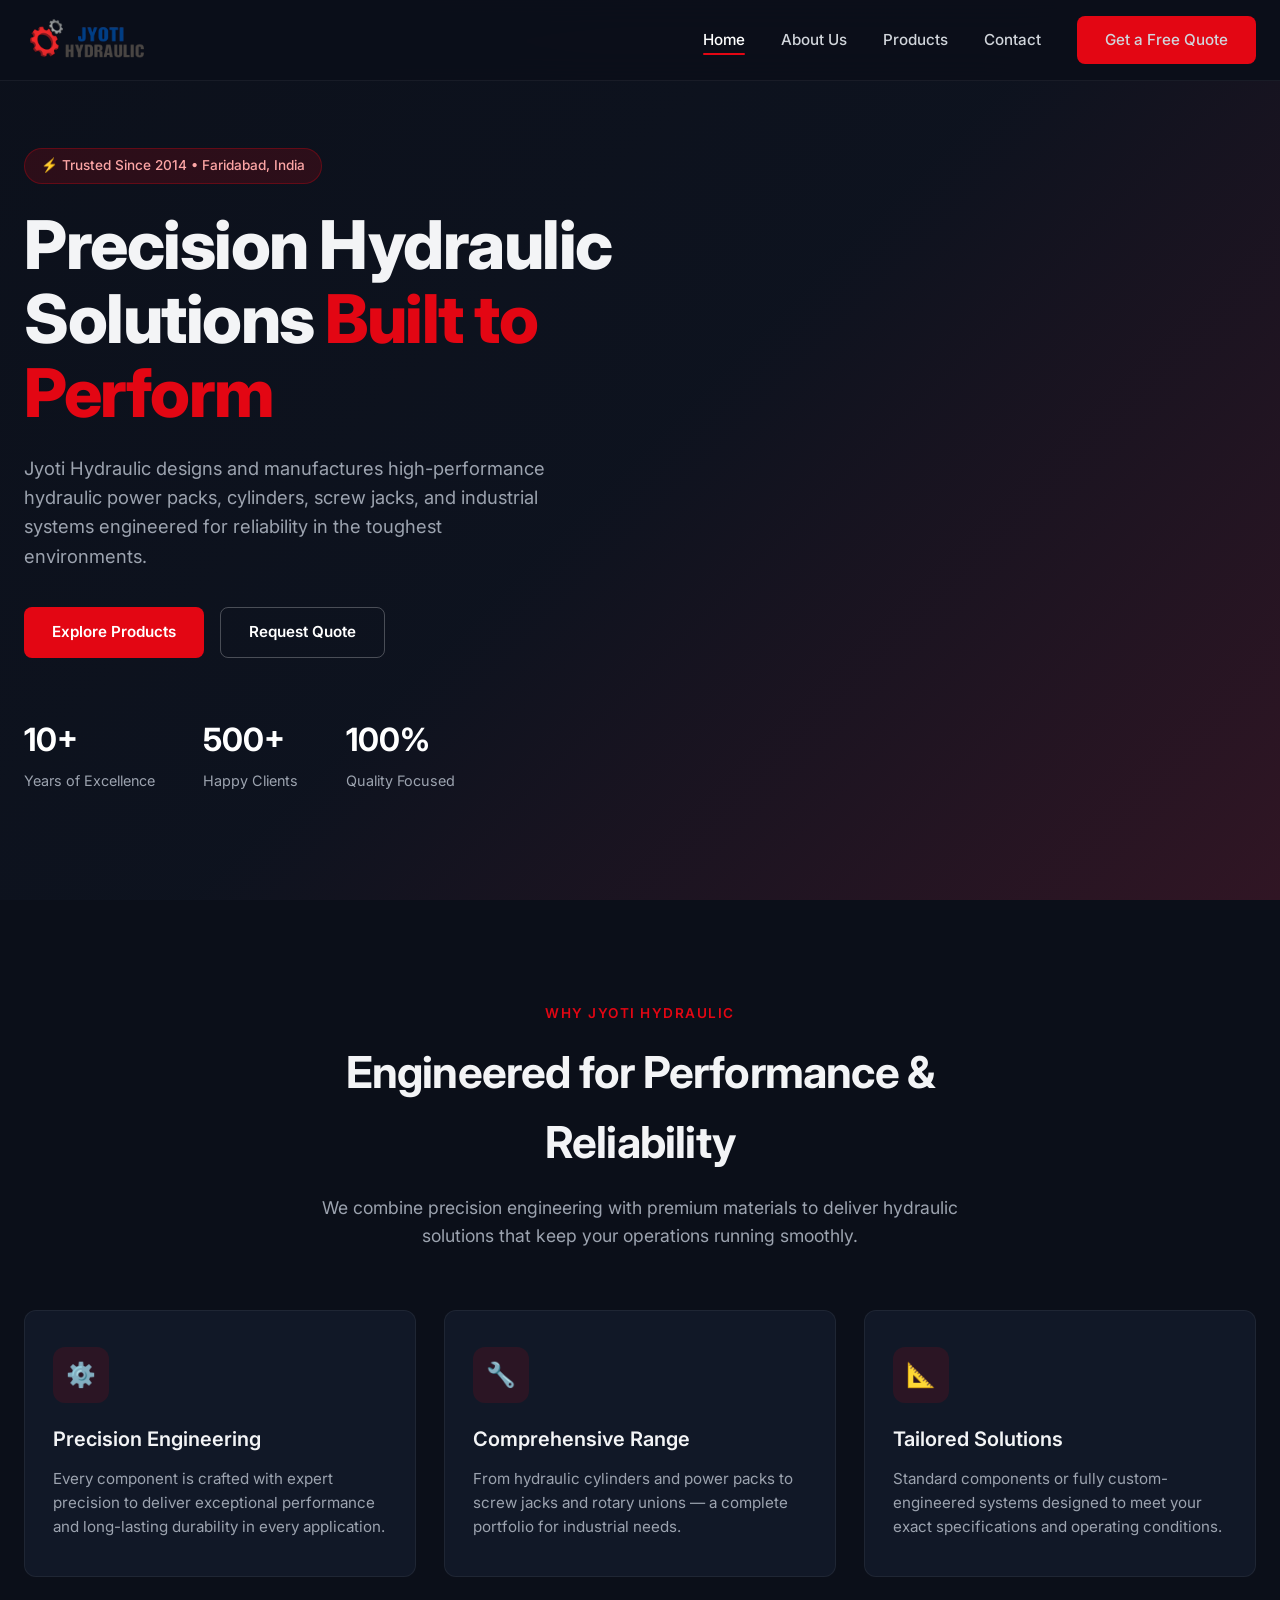
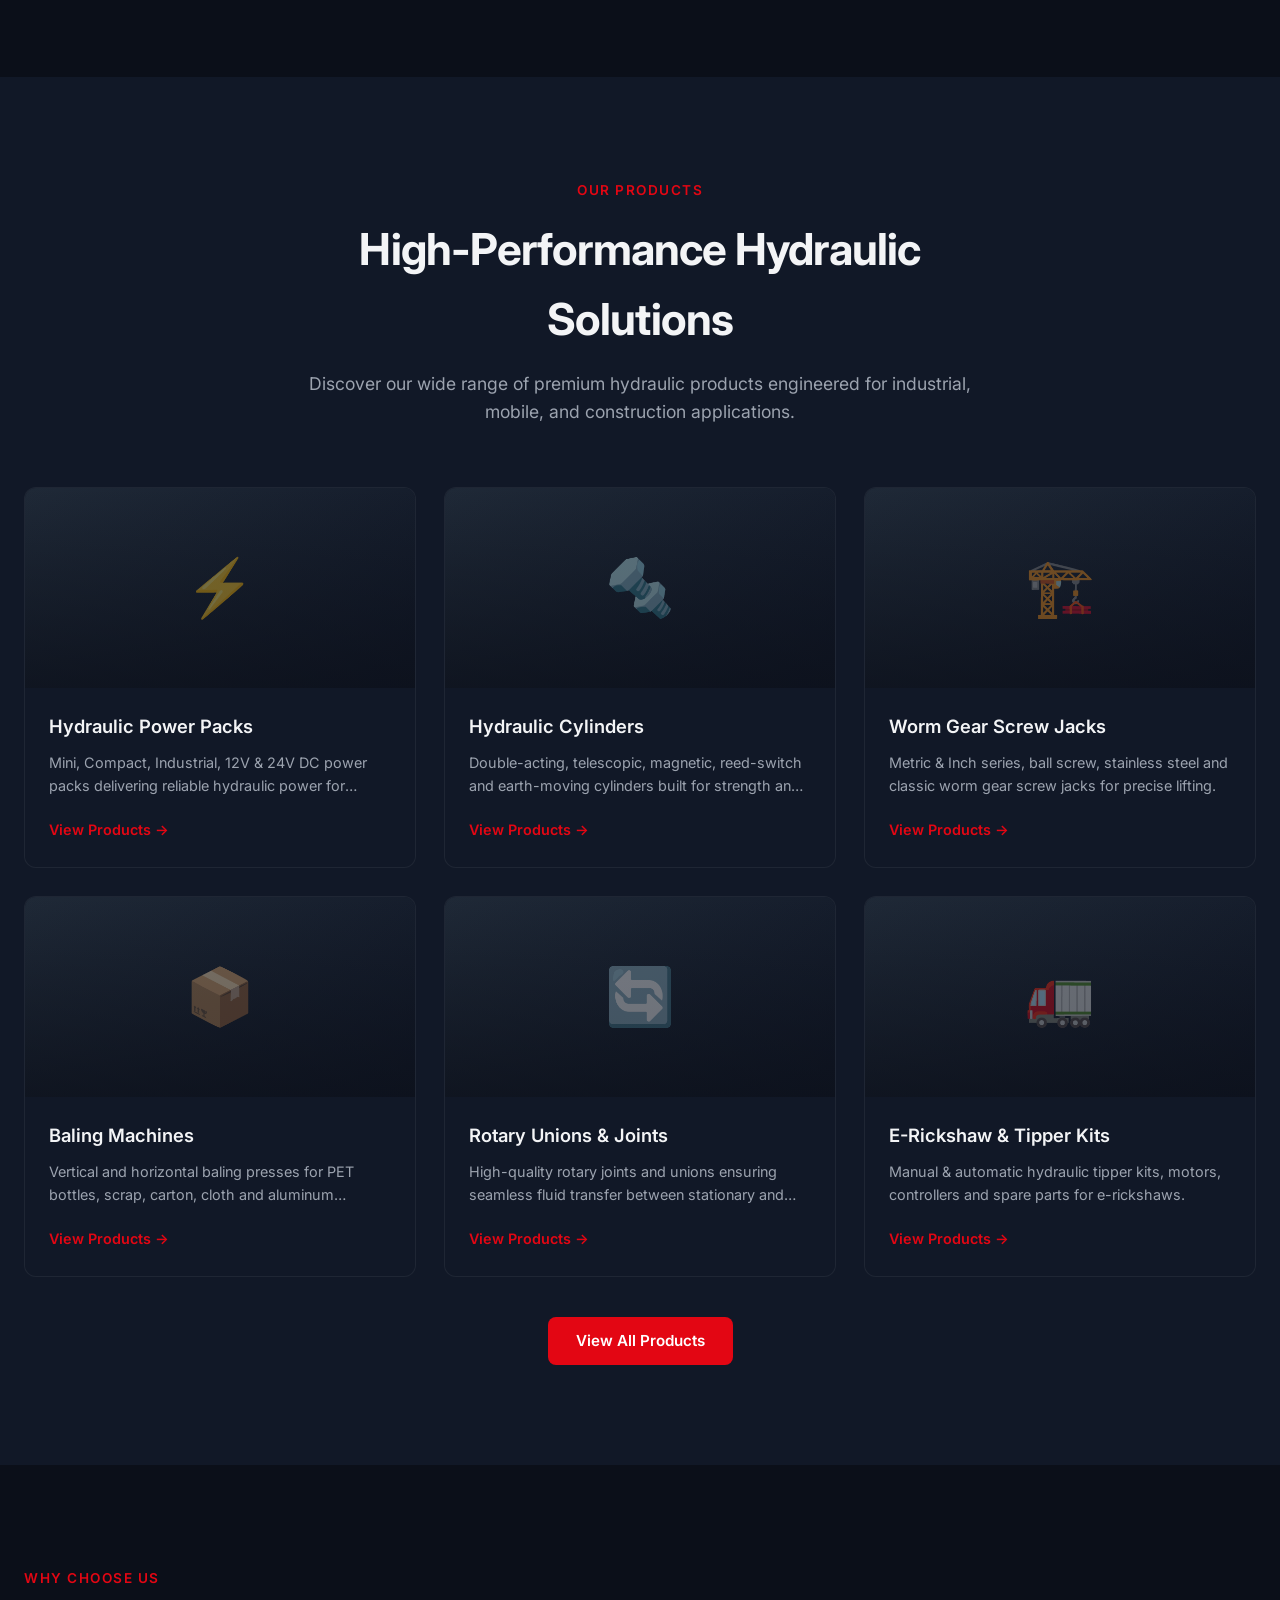
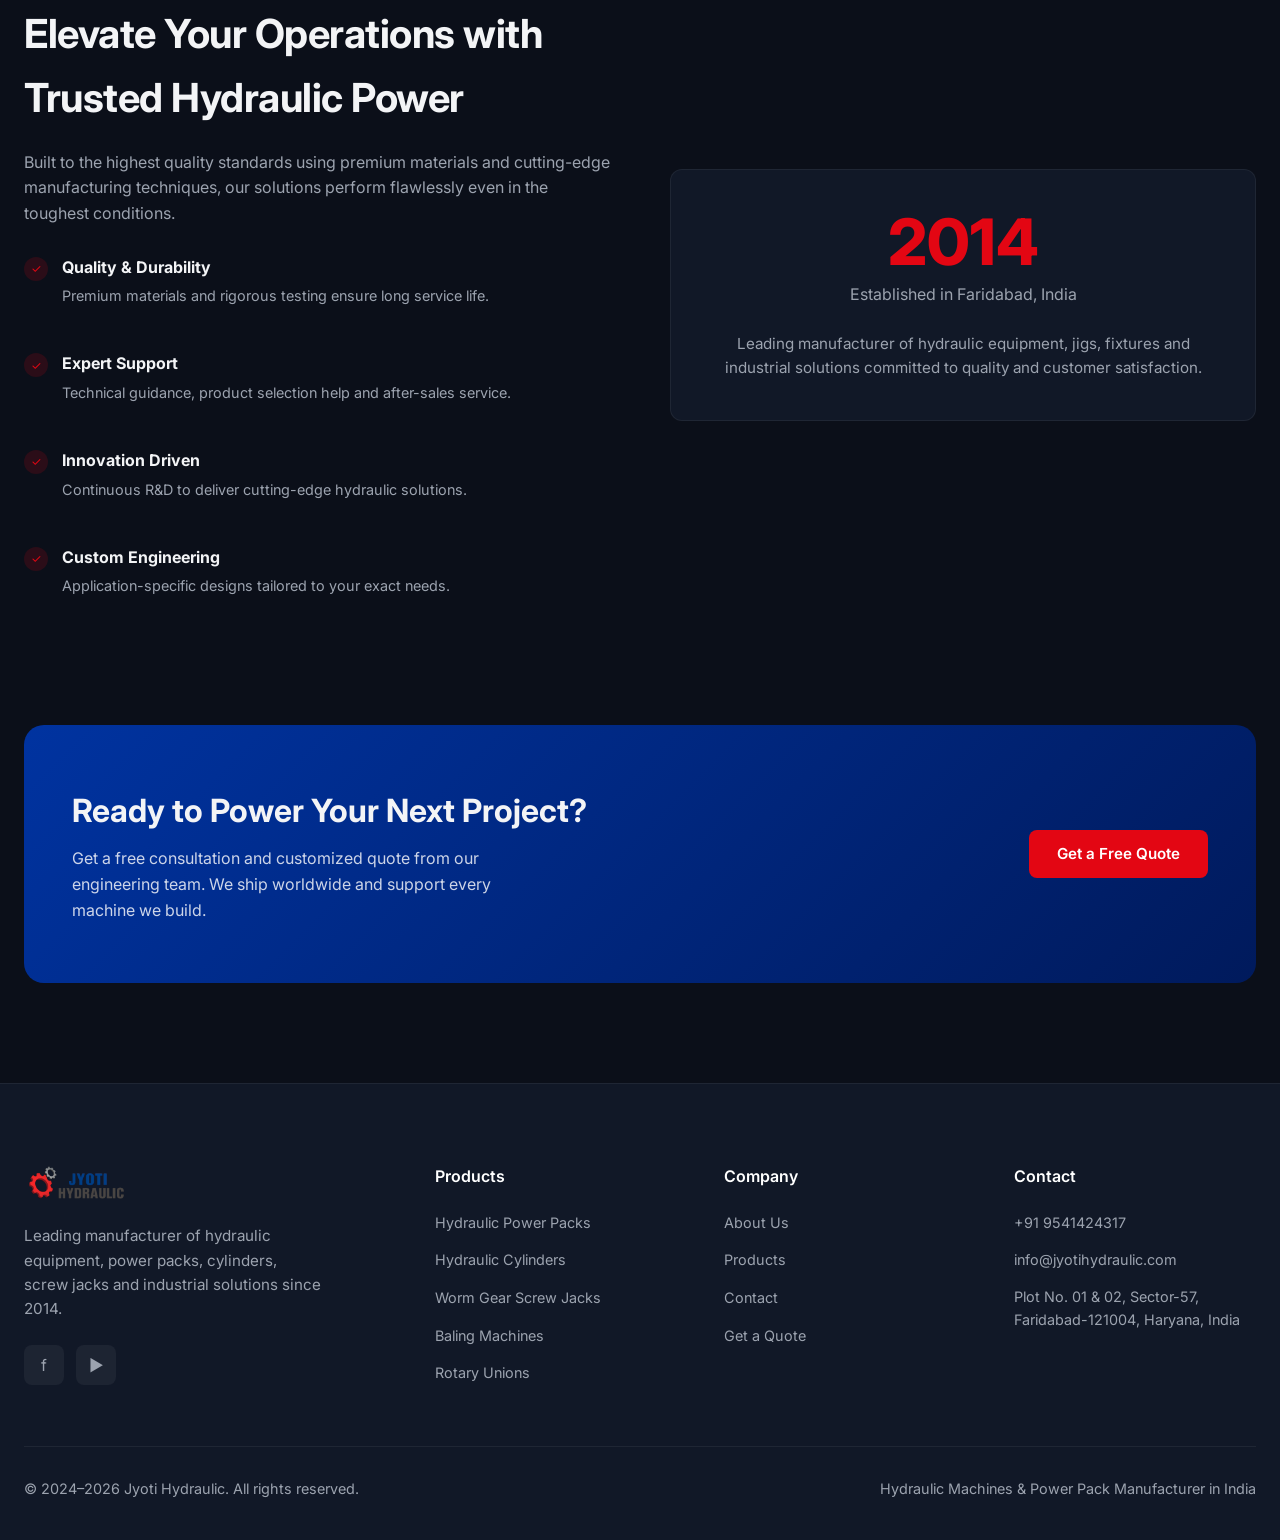
<file: index.html>
<!DOCTYPE html>
<html lang="en">
<head>
  <meta charset="UTF-8">
  <meta name="viewport" content="width=device-width, initial-scale=1.0">
  <title>Jyoti Hydraulic | Hydraulic Machines & Power Pack Manufacturer in India</title>
  <meta name="description" content="Jyoti Hydraulic is a leading manufacturer of hydraulic power packs, cylinders, worm gear screw jacks, and industrial solutions in Faridabad, India.">
  <link rel="preconnect" href="https://fonts.googleapis.com">
  <link rel="preconnect" href="https://fonts.gstatic.com" crossorigin>
  <link href="https://fonts.googleapis.com/css2?family=Inter:wght@400;500;600;700;800&display=swap" rel="stylesheet">
  <link rel="stylesheet" href="styles.css">
</head>
<body>

  <!-- Header -->
  <header class="header" id="header">
    <div class="container">
      <nav class="nav">
        <a href="index.html" class="logo">
          <img src="logo.png" alt="Jyoti Hydraulic Logo">
        </a>
        <ul class="nav-links">
          <li><a href="index.html" class="active">Home</a></li>
          <li><a href="about.html">About Us</a></li>
          <li><a href="products.html">Products</a></li>
          <li><a href="contact.html">Contact</a></li>
          <li><a href="contact.html" class="btn btn-primary">Get a Free Quote</a></li>
        </ul>
        <button class="mobile-toggle" aria-label="Menu">☰</button>
      </nav>
    </div>
  </header>

  <!-- Hero -->
  <section class="hero">
    <div class="hero-bg"></div>
    <div class="container">
      <div class="hero-content">
        <div class="hero-badge">⚡ Trusted Since 2014 • Faridabad, India</div>
        <h1>Precision Hydraulic Solutions <span class="highlight">Built to Perform</span></h1>
        <p>Jyoti Hydraulic designs and manufactures high-performance hydraulic power packs, cylinders, screw jacks, and industrial systems engineered for reliability in the toughest environments.</p>
        <div class="hero-actions">
          <a href="products.html" class="btn btn-primary">Explore Products</a>
          <a href="contact.html" class="btn btn-outline">Request Quote</a>
        </div>
        <div class="hero-stats">
          <div class="stat-item">
            <h3>10+</h3>
            <p>Years of Excellence</p>
          </div>
          <div class="stat-item">
            <h3>500+</h3>
            <p>Happy Clients</p>
          </div>
          <div class="stat-item">
            <h3>100%</h3>
            <p>Quality Focused</p>
          </div>
        </div>
      </div>
    </div>
  </section>

  <!-- Features -->
  <section class="section">
    <div class="container">
      <div class="section-header">
        <span class="section-label">Why Jyoti Hydraulic</span>
        <h2>Engineered for Performance & Reliability</h2>
        <p>We combine precision engineering with premium materials to deliver hydraulic solutions that keep your operations running smoothly.</p>
      </div>
      <div class="features-grid">
        <div class="feature-card">
          <div class="feature-icon">⚙️</div>
          <h3>Precision Engineering</h3>
          <p>Every component is crafted with expert precision to deliver exceptional performance and long-lasting durability in every application.</p>
        </div>
        <div class="feature-card">
          <div class="feature-icon">🔧</div>
          <h3>Comprehensive Range</h3>
          <p>From hydraulic cylinders and power packs to screw jacks and rotary unions — a complete portfolio for industrial needs.</p>
        </div>
        <div class="feature-card">
          <div class="feature-icon">📐</div>
          <h3>Tailored Solutions</h3>
          <p>Standard components or fully custom-engineered systems designed to meet your exact specifications and operating conditions.</p>
        </div>
      </div>
    </div>
  </section>

  <!-- Featured Products -->
  <section class="section" style="background: var(--dark-2);">
    <div class="container">
      <div class="section-header">
        <span class="section-label">Our Products</span>
        <h2>High-Performance Hydraulic Solutions</h2>
        <p>Discover our wide range of premium hydraulic products engineered for industrial, mobile, and construction applications.</p>
      </div>
      <div class="products-grid">
        <div class="product-card">
          <div class="product-img"><span>⚡</span></div>
          <div class="product-body">
            <h3>Hydraulic Power Packs</h3>
            <p>Mini, Compact, Industrial, 12V & 24V DC power packs delivering reliable hydraulic power for diverse applications.</p>
            <a href="products.html#power-packs" class="product-link">View Products →</a>
          </div>
        </div>
        <div class="product-card">
          <div class="product-img"><span>🔩</span></div>
          <div class="product-body">
            <h3>Hydraulic Cylinders</h3>
            <p>Double-acting, telescopic, magnetic, reed-switch and earth-moving cylinders built for strength and precision.</p>
            <a href="products.html#cylinders" class="product-link">View Products →</a>
          </div>
        </div>
        <div class="product-card">
          <div class="product-img"><span>🏗️</span></div>
          <div class="product-body">
            <h3>Worm Gear Screw Jacks</h3>
            <p>Metric & Inch series, ball screw, stainless steel and classic worm gear screw jacks for precise lifting.</p>
            <a href="products.html#screw-jacks" class="product-link">View Products →</a>
          </div>
        </div>
        <div class="product-card">
          <div class="product-img"><span>📦</span></div>
          <div class="product-body">
            <h3>Baling Machines</h3>
            <p>Vertical and horizontal baling presses for PET bottles, scrap, carton, cloth and aluminum recycling.</p>
            <a href="products.html#baling" class="product-link">View Products →</a>
          </div>
        </div>
        <div class="product-card">
          <div class="product-img"><span>🔄</span></div>
          <div class="product-body">
            <h3>Rotary Unions & Joints</h3>
            <p>High-quality rotary joints and unions ensuring seamless fluid transfer between stationary and rotating parts.</p>
            <a href="products.html" class="product-link">View Products →</a>
          </div>
        </div>
        <div class="product-card">
          <div class="product-img"><span>🚛</span></div>
          <div class="product-body">
            <h3>E-Rickshaw & Tipper Kits</h3>
            <p>Manual & automatic hydraulic tipper kits, motors, controllers and spare parts for e-rickshaws.</p>
            <a href="products.html" class="product-link">View Products →</a>
          </div>
        </div>
      </div>
      <div class="text-center mt-40">
        <a href="products.html" class="btn btn-primary">View All Products</a>
      </div>
    </div>
  </section>

  <!-- Why Choose Us -->
  <section class="section">
    <div class="container">
      <div class="why-grid">
        <div class="why-content">
          <span class="section-label">Why Choose Us</span>
          <h2>Elevate Your Operations with Trusted Hydraulic Power</h2>
          <p>Built to the highest quality standards using premium materials and cutting-edge manufacturing techniques, our solutions perform flawlessly even in the toughest conditions.</p>
          <div class="why-list">
            <div class="why-item">
              <div class="check">✓</div>
              <div>
                <strong>Quality & Durability</strong>
                <p style="color:var(--gray);font-size:0.9rem;margin-top:4px;">Premium materials and rigorous testing ensure long service life.</p>
              </div>
            </div>
            <div class="why-item">
              <div class="check">✓</div>
              <div>
                <strong>Expert Support</strong>
                <p style="color:var(--gray);font-size:0.9rem;margin-top:4px;">Technical guidance, product selection help and after-sales service.</p>
              </div>
            </div>
            <div class="why-item">
              <div class="check">✓</div>
              <div>
                <strong>Innovation Driven</strong>
                <p style="color:var(--gray);font-size:0.9rem;margin-top:4px;">Continuous R&D to deliver cutting-edge hydraulic solutions.</p>
              </div>
            </div>
            <div class="why-item">
              <div class="check">✓</div>
              <div>
                <strong>Custom Engineering</strong>
                <p style="color:var(--gray);font-size:0.9rem;margin-top:4px;">Application-specific designs tailored to your exact needs.</p>
              </div>
            </div>
          </div>
        </div>
        <div class="why-visual">
          <div class="big-stat">2014</div>
          <p>Established in Faridabad, India</p>
          <p style="margin-top:24px;font-size:0.95rem;">Leading manufacturer of hydraulic equipment, jigs, fixtures and industrial solutions committed to quality and customer satisfaction.</p>
        </div>
      </div>
    </div>
  </section>

  <!-- CTA -->
  <section class="section" style="padding-top:0;">
    <div class="container">
      <div class="cta-banner">
        <div>
          <h2>Ready to Power Your Next Project?</h2>
          <p>Get a free consultation and customized quote from our engineering team. We ship worldwide and support every machine we build.</p>
        </div>
        <a href="contact.html" class="btn btn-primary" style="white-space:nowrap;">Get a Free Quote</a>
      </div>
    </div>
  </section>

  <!-- Footer -->
  <footer class="footer">
    <div class="container">
      <div class="footer-grid">
        <div class="footer-brand">
          <a href="index.html" class="logo">
            <img src="logo.png" alt="Jyoti Hydraulic" style="height:40px;">
          </a>
          <p>Leading manufacturer of hydraulic equipment, power packs, cylinders, screw jacks and industrial solutions since 2014.</p>
          <div class="social-links">
            <a href="https://www.facebook.com/p/Jyoti-Hydraulic-100092628810438/" target="_blank" rel="noopener">f</a>
            <a href="https://www.youtube.com/@jyotihydraulic" target="_blank" rel="noopener">▶</a>
          </div>
        </div>
        <div class="footer-col">
          <h4>Products</h4>
          <ul>
            <li><a href="products.html">Hydraulic Power Packs</a></li>
            <li><a href="products.html">Hydraulic Cylinders</a></li>
            <li><a href="products.html">Worm Gear Screw Jacks</a></li>
            <li><a href="products.html">Baling Machines</a></li>
            <li><a href="products.html">Rotary Unions</a></li>
          </ul>
        </div>
        <div class="footer-col">
          <h4>Company</h4>
          <ul>
            <li><a href="about.html">About Us</a></li>
            <li><a href="products.html">Products</a></li>
            <li><a href="contact.html">Contact</a></li>
            <li><a href="contact.html">Get a Quote</a></li>
          </ul>
        </div>
        <div class="footer-col">
          <h4>Contact</h4>
          <ul>
            <li><a href="tel:+919541424317">+91 9541424317</a></li>
            <li><a href="mailto:info@jyotihydraulic.com">info@jyotihydraulic.com</a></li>
            <li style="color:var(--gray);font-size:0.9rem;">Plot No. 01 & 02, Sector-57,<br>Faridabad-121004, Haryana, India</li>
          </ul>
        </div>
      </div>
      <div class="footer-bottom">
        <p>© 2024–2026 Jyoti Hydraulic. All rights reserved.</p>
        <p>Hydraulic Machines & Power Pack Manufacturer in India</p>
      </div>
    </div>
  </footer>

  <script>
    // Header scroll effect
    window.addEventListener('scroll', () => {
      document.getElementById('header').classList.toggle('scrolled', window.scrollY > 40);
    });
  </script>
</body>
</html>
</file>
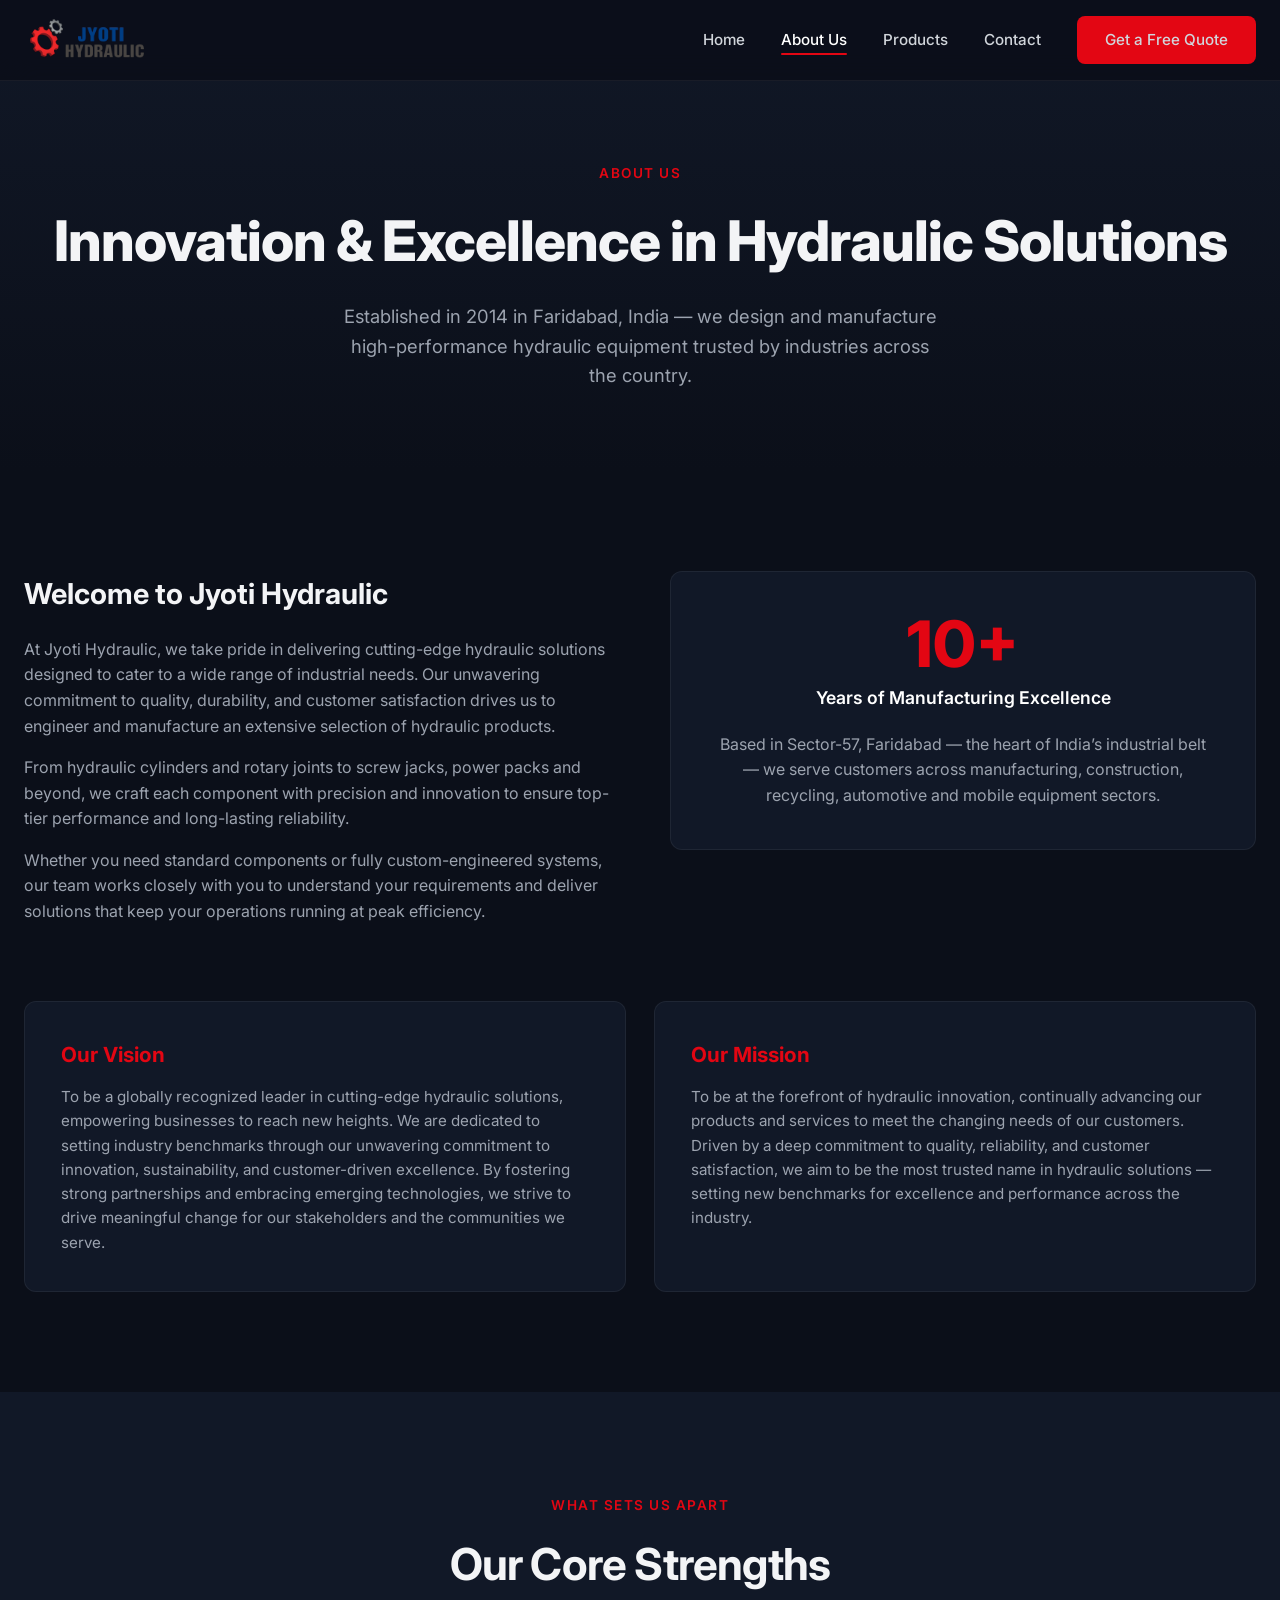
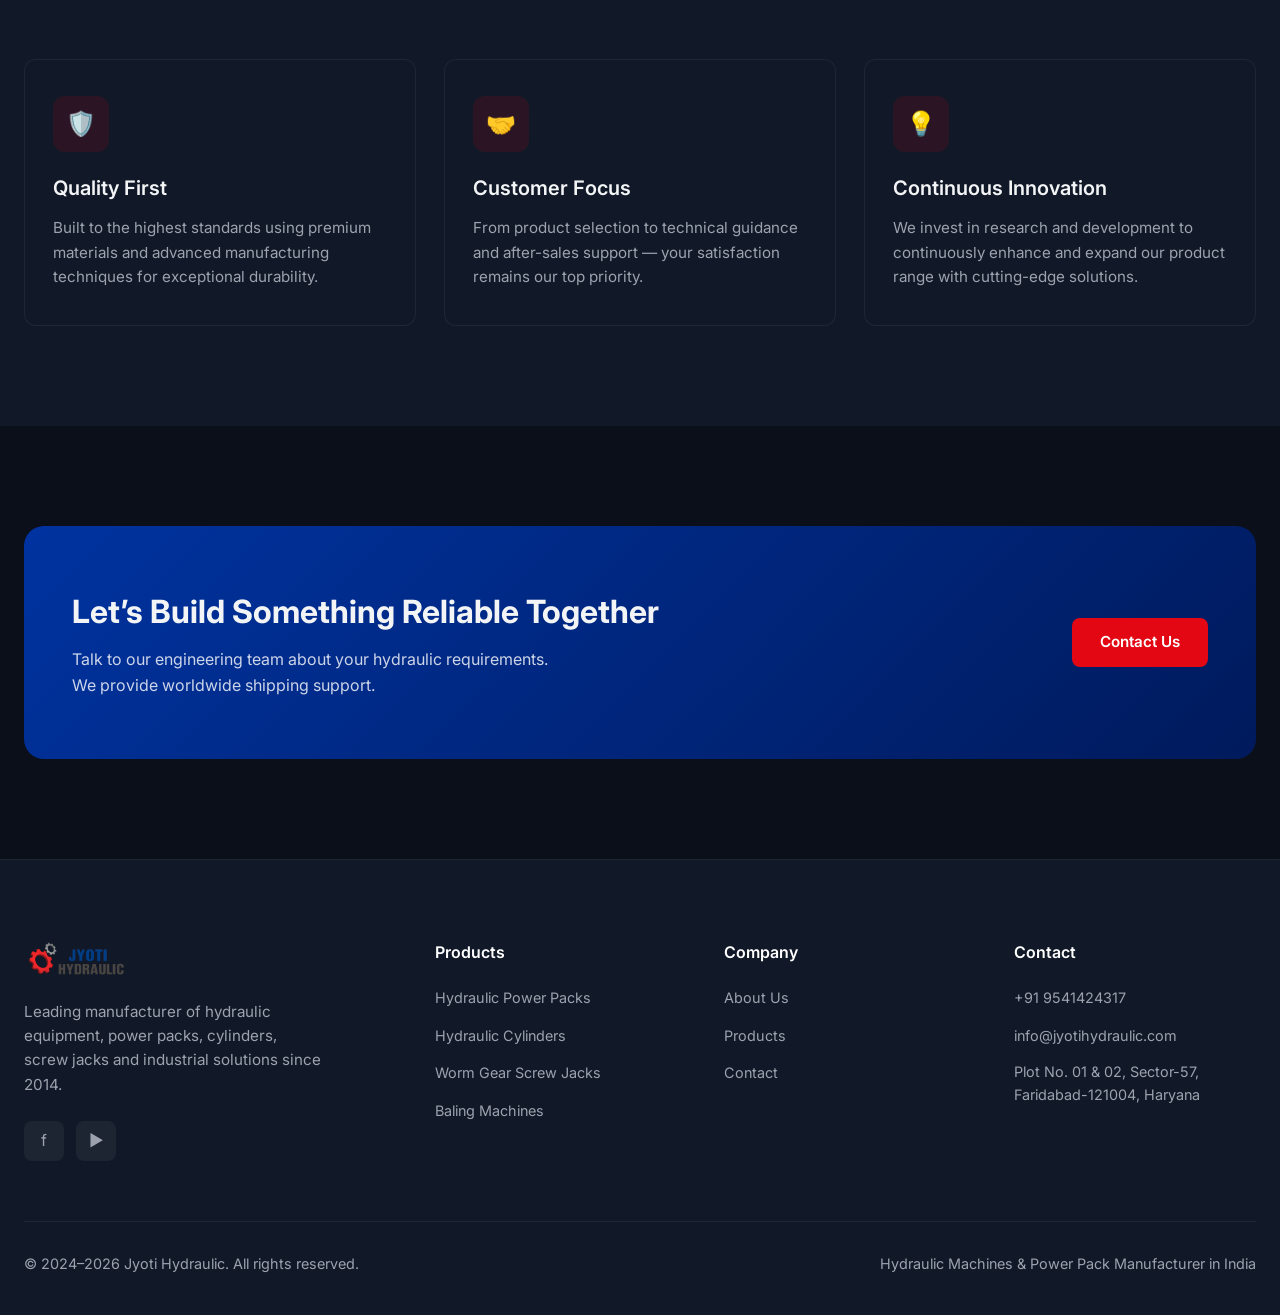
<file: about.html>
<!DOCTYPE html>
<html lang="en">
<head>
  <meta charset="UTF-8">
  <meta name="viewport" content="width=device-width, initial-scale=1.0">
  <title>About Us | Jyoti Hydraulic – Innovation & Excellence in Hydraulic Solutions</title>
  <meta name="description" content="Learn about Jyoti Hydraulic – established in 2014 in Faridabad. Our vision, mission and commitment to quality hydraulic solutions.">
  <link rel="preconnect" href="https://fonts.googleapis.com">
  <link rel="preconnect" href="https://fonts.gstatic.com" crossorigin>
  <link href="https://fonts.googleapis.com/css2?family=Inter:wght@400;500;600;700;800&display=swap" rel="stylesheet">
  <link rel="stylesheet" href="styles.css">
</head>
<body>

  <header class="header" id="header">
    <div class="container">
      <nav class="nav">
        <a href="index.html" class="logo">
          <img src="logo.png" alt="Jyoti Hydraulic Logo">
        </a>
        <ul class="nav-links">
          <li><a href="index.html">Home</a></li>
          <li><a href="about.html" class="active">About Us</a></li>
          <li><a href="products.html">Products</a></li>
          <li><a href="contact.html">Contact</a></li>
          <li><a href="contact.html" class="btn btn-primary">Get a Free Quote</a></li>
        </ul>
        <button class="mobile-toggle" aria-label="Menu">☰</button>
      </nav>
    </div>
  </header>

  <section class="page-hero">
    <div class="container">
      <span class="section-label">About Us</span>
      <h1>Innovation & Excellence in Hydraulic Solutions</h1>
      <p>Established in 2014 in Faridabad, India — we design and manufacture high-performance hydraulic equipment trusted by industries across the country.</p>
    </div>
  </section>

  <section class="section">
    <div class="container">
      <div class="about-grid">
        <div class="about-text">
          <h2>Welcome to Jyoti Hydraulic</h2>
          <p>At Jyoti Hydraulic, we take pride in delivering cutting-edge hydraulic solutions designed to cater to a wide range of industrial needs. Our unwavering commitment to quality, durability, and customer satisfaction drives us to engineer and manufacture an extensive selection of hydraulic products.</p>
          <p>From hydraulic cylinders and rotary joints to screw jacks, power packs and beyond, we craft each component with precision and innovation to ensure top-tier performance and long-lasting reliability.</p>
          <p>Whether you need standard components or fully custom-engineered systems, our team works closely with you to understand your requirements and deliver solutions that keep your operations running at peak efficiency.</p>
        </div>
        <div class="why-visual">
          <div class="big-stat">10+</div>
          <p style="font-size:1.1rem;font-weight:600;color:var(--white);">Years of Manufacturing Excellence</p>
          <p style="margin-top:20px;">Based in Sector-57, Faridabad — the heart of India’s industrial belt — we serve customers across manufacturing, construction, recycling, automotive and mobile equipment sectors.</p>
        </div>
      </div>

      <div class="vision-mission">
        <div class="vm-card">
          <h3>Our Vision</h3>
          <p>To be a globally recognized leader in cutting-edge hydraulic solutions, empowering businesses to reach new heights. We are dedicated to setting industry benchmarks through our unwavering commitment to innovation, sustainability, and customer-driven excellence. By fostering strong partnerships and embracing emerging technologies, we strive to drive meaningful change for our stakeholders and the communities we serve.</p>
        </div>
        <div class="vm-card">
          <h3>Our Mission</h3>
          <p>To be at the forefront of hydraulic innovation, continually advancing our products and services to meet the changing needs of our customers. Driven by a deep commitment to quality, reliability, and customer satisfaction, we aim to be the most trusted name in hydraulic solutions — setting new benchmarks for excellence and performance across the industry.</p>
        </div>
      </div>
    </div>
  </section>

  <!-- Values / Why -->
  <section class="section" style="background: var(--dark-2);">
    <div class="container">
      <div class="section-header">
        <span class="section-label">What Sets Us Apart</span>
        <h2>Our Core Strengths</h2>
      </div>
      <div class="features-grid">
        <div class="feature-card">
          <div class="feature-icon">🛡️</div>
          <h3>Quality First</h3>
          <p>Built to the highest standards using premium materials and advanced manufacturing techniques for exceptional durability.</p>
        </div>
        <div class="feature-card">
          <div class="feature-icon">🤝</div>
          <h3>Customer Focus</h3>
          <p>From product selection to technical guidance and after-sales support — your satisfaction remains our top priority.</p>
        </div>
        <div class="feature-card">
          <div class="feature-icon">💡</div>
          <h3>Continuous Innovation</h3>
          <p>We invest in research and development to continuously enhance and expand our product range with cutting-edge solutions.</p>
        </div>
      </div>
    </div>
  </section>

  <!-- CTA -->
  <section class="section">
    <div class="container">
      <div class="cta-banner">
        <div>
          <h2>Let’s Build Something Reliable Together</h2>
          <p>Talk to our engineering team about your hydraulic requirements. We provide worldwide shipping support.</p>
        </div>
        <a href="contact.html" class="btn btn-primary">Contact Us</a>
      </div>
    </div>
  </section>

  <footer class="footer">
    <div class="container">
      <div class="footer-grid">
        <div class="footer-brand">
          <a href="index.html" class="logo">
            <img src="logo.png" alt="Jyoti Hydraulic" style="height:40px;">
          </a>
          <p>Leading manufacturer of hydraulic equipment, power packs, cylinders, screw jacks and industrial solutions since 2014.</p>
          <div class="social-links">
            <a href="https://www.facebook.com/p/Jyoti-Hydraulic-100092628810438/" target="_blank" rel="noopener">f</a>
            <a href="https://www.youtube.com/@jyotihydraulic" target="_blank" rel="noopener">▶</a>
          </div>
        </div>
        <div class="footer-col">
          <h4>Products</h4>
          <ul>
            <li><a href="products.html">Hydraulic Power Packs</a></li>
            <li><a href="products.html">Hydraulic Cylinders</a></li>
            <li><a href="products.html">Worm Gear Screw Jacks</a></li>
            <li><a href="products.html">Baling Machines</a></li>
          </ul>
        </div>
        <div class="footer-col">
          <h4>Company</h4>
          <ul>
            <li><a href="about.html">About Us</a></li>
            <li><a href="products.html">Products</a></li>
            <li><a href="contact.html">Contact</a></li>
          </ul>
        </div>
        <div class="footer-col">
          <h4>Contact</h4>
          <ul>
            <li><a href="tel:+919541424317">+91 9541424317</a></li>
            <li><a href="mailto:info@jyotihydraulic.com">info@jyotihydraulic.com</a></li>
            <li style="color:var(--gray);font-size:0.9rem;">Plot No. 01 & 02, Sector-57,<br>Faridabad-121004, Haryana</li>
          </ul>
        </div>
      </div>
      <div class="footer-bottom">
        <p>© 2024–2026 Jyoti Hydraulic. All rights reserved.</p>
        <p>Hydraulic Machines & Power Pack Manufacturer in India</p>
      </div>
    </div>
  </footer>

  <script>
    window.addEventListener('scroll', () => {
      document.getElementById('header').classList.toggle('scrolled', window.scrollY > 40);
    });
  </script>
</body>
</html>
</file>
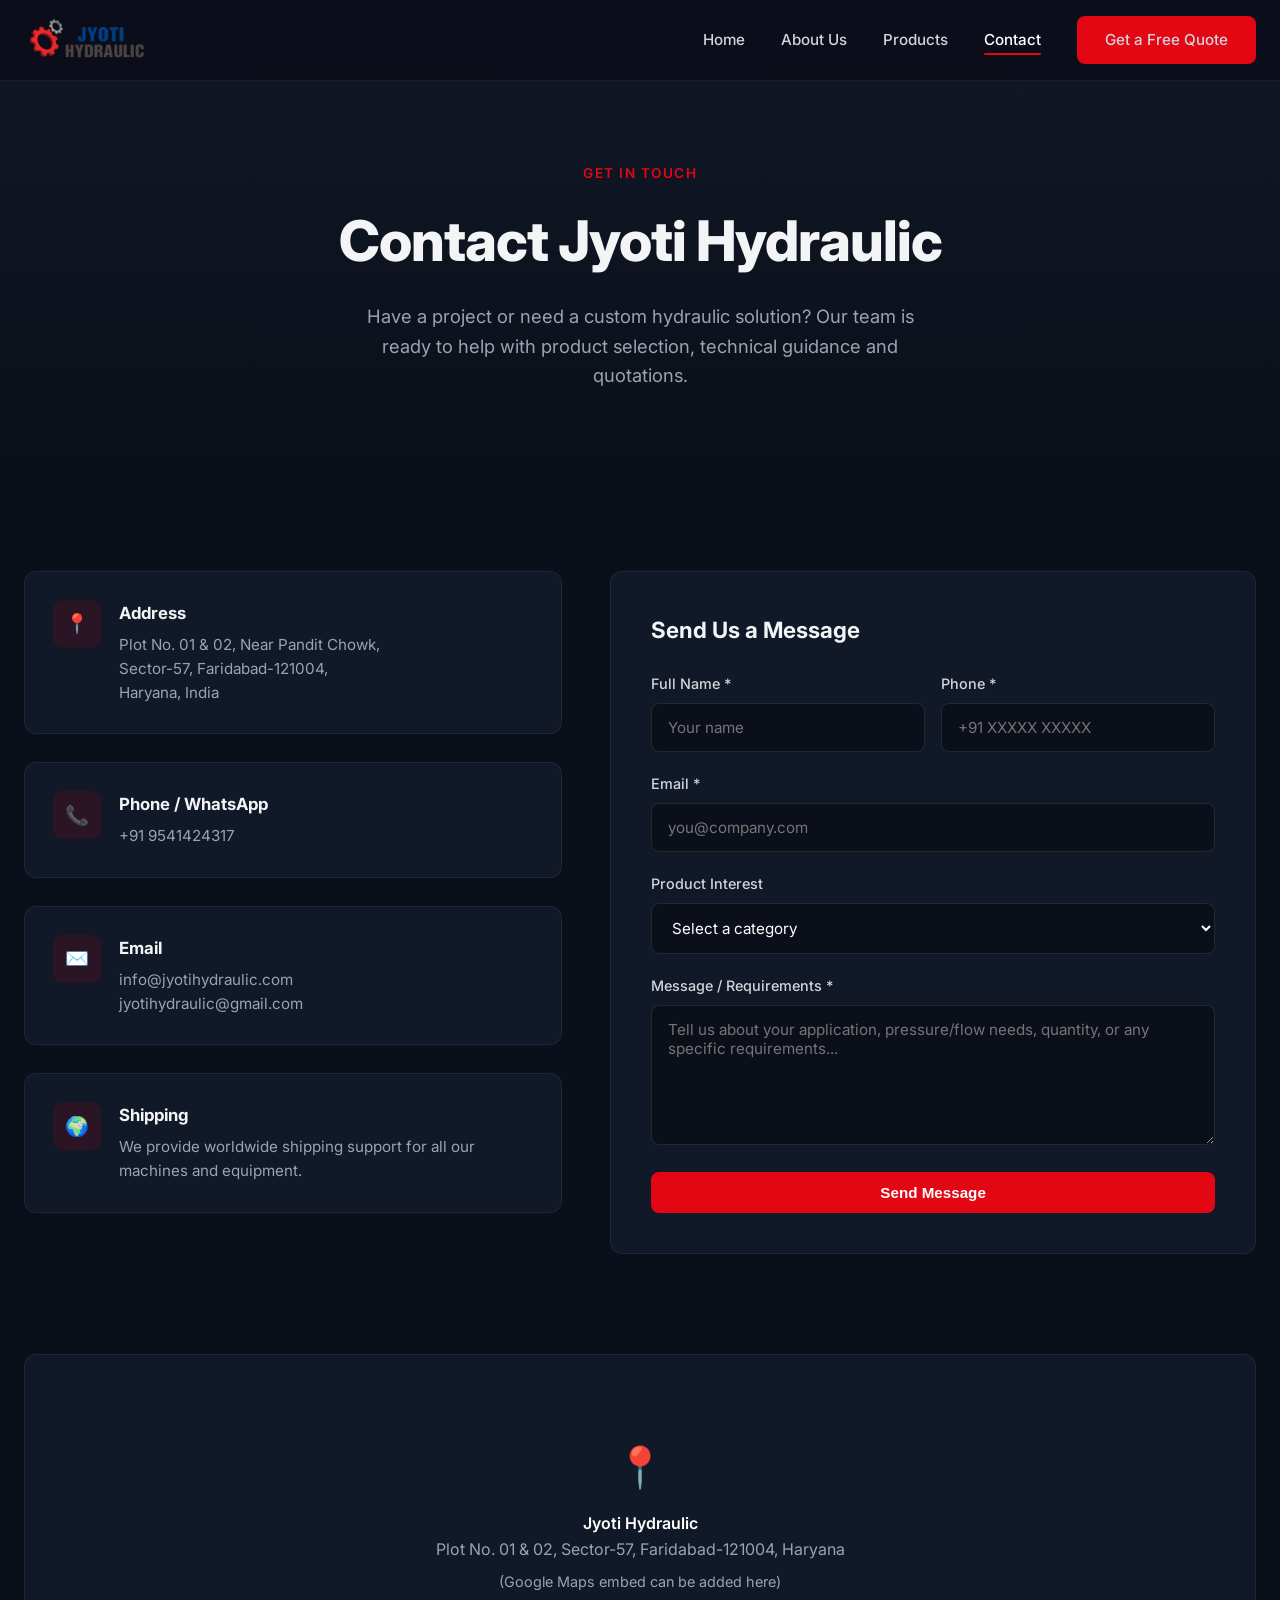
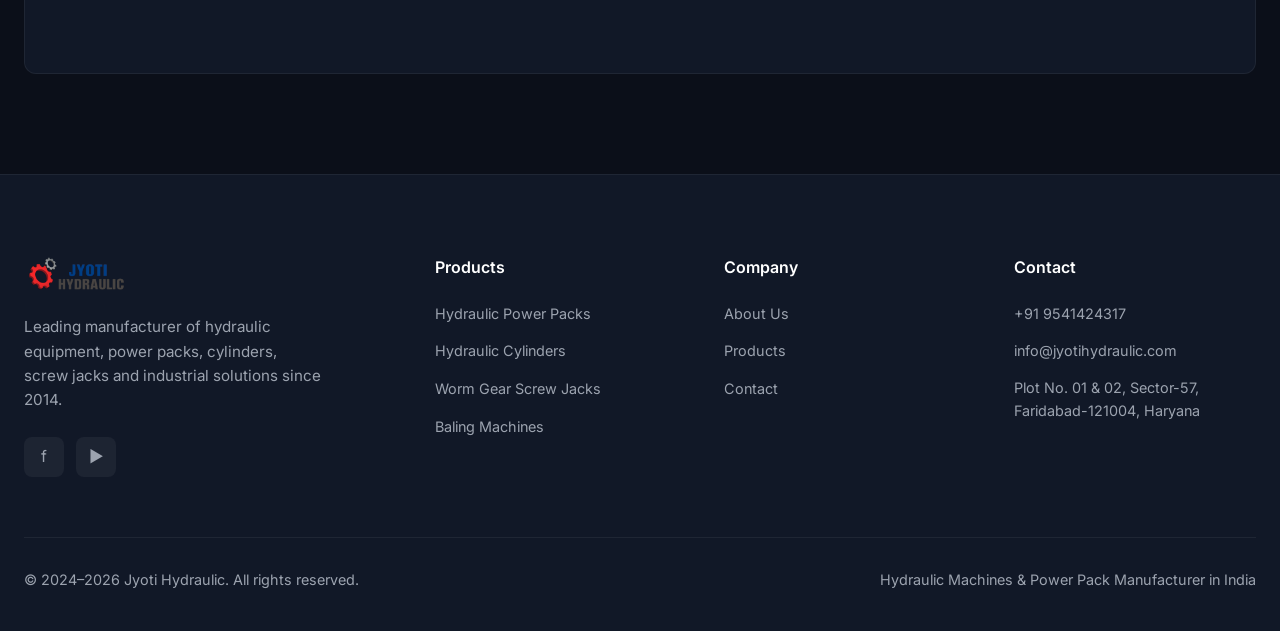
<file: contact.html>
<!DOCTYPE html>
<html lang="en">
<head>
  <meta charset="UTF-8">
  <meta name="viewport" content="width=device-width, initial-scale=1.0">
  <title>Contact Us | Jyoti Hydraulic – Get a Free Quote</title>
  <meta name="description" content="Contact Jyoti Hydraulic for hydraulic power packs, cylinders, screw jacks and custom solutions. Call +91 9541424317 or email info@jyotihydraulic.com">
  <link rel="preconnect" href="https://fonts.googleapis.com">
  <link rel="preconnect" href="https://fonts.gstatic.com" crossorigin>
  <link href="https://fonts.googleapis.com/css2?family=Inter:wght@400;500;600;700;800&display=swap" rel="stylesheet">
  <link rel="stylesheet" href="styles.css">
</head>
<body>

  <header class="header" id="header">
    <div class="container">
      <nav class="nav">
        <a href="index.html" class="logo">
          <img src="logo.png" alt="Jyoti Hydraulic Logo">
        </a>
        <ul class="nav-links">
          <li><a href="index.html">Home</a></li>
          <li><a href="about.html">About Us</a></li>
          <li><a href="products.html">Products</a></li>
          <li><a href="contact.html" class="active">Contact</a></li>
          <li><a href="contact.html" class="btn btn-primary">Get a Free Quote</a></li>
        </ul>
        <button class="mobile-toggle" aria-label="Menu">☰</button>
      </nav>
    </div>
  </header>

  <section class="page-hero">
    <div class="container">
      <span class="section-label">Get In Touch</span>
      <h1>Contact Jyoti Hydraulic</h1>
      <p>Have a project or need a custom hydraulic solution? Our team is ready to help with product selection, technical guidance and quotations.</p>
    </div>
  </section>

  <section class="section">
    <div class="container">
      <div class="contact-grid">
        <!-- Info -->
        <div class="contact-info">
          <div class="info-card">
            <div class="info-icon">📍</div>
            <div>
              <h4>Address</h4>
              <p>Plot No. 01 & 02, Near Pandit Chowk,<br>Sector-57, Faridabad-121004,<br>Haryana, India</p>
            </div>
          </div>
          <div class="info-card">
            <div class="info-icon">📞</div>
            <div>
              <h4>Phone / WhatsApp</h4>
              <p><a href="tel:+919541424317">+91 9541424317</a></p>
            </div>
          </div>
          <div class="info-card">
            <div class="info-icon">✉️</div>
            <div>
              <h4>Email</h4>
              <p><a href="mailto:info@jyotihydraulic.com">info@jyotihydraulic.com</a><br>
              <a href="mailto:jyotihydraulic@gmail.com">jyotihydraulic@gmail.com</a></p>
            </div>
          </div>
          <div class="info-card">
            <div class="info-icon">🌍</div>
            <div>
              <h4>Shipping</h4>
              <p>We provide worldwide shipping support for all our machines and equipment.</p>
            </div>
          </div>
        </div>

        <!-- Form -->
        <div class="contact-form">
          <h3>Send Us a Message</h3>
          <form action="#" method="post" onsubmit="event.preventDefault(); alert('Thank you! We will get back to you shortly.');">
            <div class="form-row">
              <div class="form-group">
                <label for="name">Full Name *</label>
                <input type="text" id="name" name="name" required placeholder="Your name">
              </div>
              <div class="form-group">
                <label for="phone">Phone *</label>
                <input type="tel" id="phone" name="phone" required placeholder="+91 XXXXX XXXXX">
              </div>
            </div>
            <div class="form-group">
              <label for="email">Email *</label>
              <input type="email" id="email" name="email" required placeholder="you@company.com">
            </div>
            <div class="form-group">
              <label for="product">Product Interest</label>
              <select id="product" name="product">
                <option value="">Select a category</option>
                <option value="power-pack">Hydraulic Power Pack</option>
                <option value="cylinder">Hydraulic Cylinder</option>
                <option value="screw-jack">Worm Gear Screw Jack</option>
                <option value="baling">Baling Machine</option>
                <option value="rotary">Rotary Union / Joint</option>
                <option value="erickshaw">E-Rickshaw / Tipper Kit</option>
                <option value="custom">Custom Solution</option>
                <option value="other">Other</option>
              </select>
            </div>
            <div class="form-group">
              <label for="message">Message / Requirements *</label>
              <textarea id="message" name="message" required placeholder="Tell us about your application, pressure/flow needs, quantity, or any specific requirements..."></textarea>
            </div>
            <button type="submit" class="btn btn-primary" style="width:100%;">Send Message</button>
          </form>
        </div>
      </div>
    </div>
  </section>

  <!-- Map placeholder -->
  <section class="section" style="padding-top:0;">
    <div class="container">
      <div style="background:var(--dark-2);border:1px solid rgba(255,255,255,0.06);border-radius:12px;height:320px;display:flex;align-items:center;justify-content:center;color:var(--gray);">
        <div style="text-align:center;">
          <div style="font-size:2.5rem;margin-bottom:12px;">📍</div>
          <p style="font-weight:600;color:var(--white);">Jyoti Hydraulic</p>
          <p>Plot No. 01 & 02, Sector-57, Faridabad-121004, Haryana</p>
          <p style="margin-top:8px;font-size:0.9rem;">(Google Maps embed can be added here)</p>
        </div>
      </div>
    </div>
  </section>

  <footer class="footer">
    <div class="container">
      <div class="footer-grid">
        <div class="footer-brand">
          <a href="index.html" class="logo">
            <img src="logo.png" alt="Jyoti Hydraulic" style="height:40px;">
          </a>
          <p>Leading manufacturer of hydraulic equipment, power packs, cylinders, screw jacks and industrial solutions since 2014.</p>
          <div class="social-links">
            <a href="https://www.facebook.com/p/Jyoti-Hydraulic-100092628810438/" target="_blank" rel="noopener">f</a>
            <a href="https://www.youtube.com/@jyotihydraulic" target="_blank" rel="noopener">▶</a>
          </div>
        </div>
        <div class="footer-col">
          <h4>Products</h4>
          <ul>
            <li><a href="products.html">Hydraulic Power Packs</a></li>
            <li><a href="products.html">Hydraulic Cylinders</a></li>
            <li><a href="products.html">Worm Gear Screw Jacks</a></li>
            <li><a href="products.html">Baling Machines</a></li>
          </ul>
        </div>
        <div class="footer-col">
          <h4>Company</h4>
          <ul>
            <li><a href="about.html">About Us</a></li>
            <li><a href="products.html">Products</a></li>
            <li><a href="contact.html">Contact</a></li>
          </ul>
        </div>
        <div class="footer-col">
          <h4>Contact</h4>
          <ul>
            <li><a href="tel:+919541424317">+91 9541424317</a></li>
            <li><a href="mailto:info@jyotihydraulic.com">info@jyotihydraulic.com</a></li>
            <li style="color:var(--gray);font-size:0.9rem;">Plot No. 01 & 02, Sector-57,<br>Faridabad-121004, Haryana</li>
          </ul>
        </div>
      </div>
      <div class="footer-bottom">
        <p>© 2024–2026 Jyoti Hydraulic. All rights reserved.</p>
        <p>Hydraulic Machines & Power Pack Manufacturer in India</p>
      </div>
    </div>
  </footer>

  <script>
    window.addEventListener('scroll', () => {
      document.getElementById('header').classList.toggle('scrolled', window.scrollY > 40);
    });
  </script>
</body>
</html>
</file>
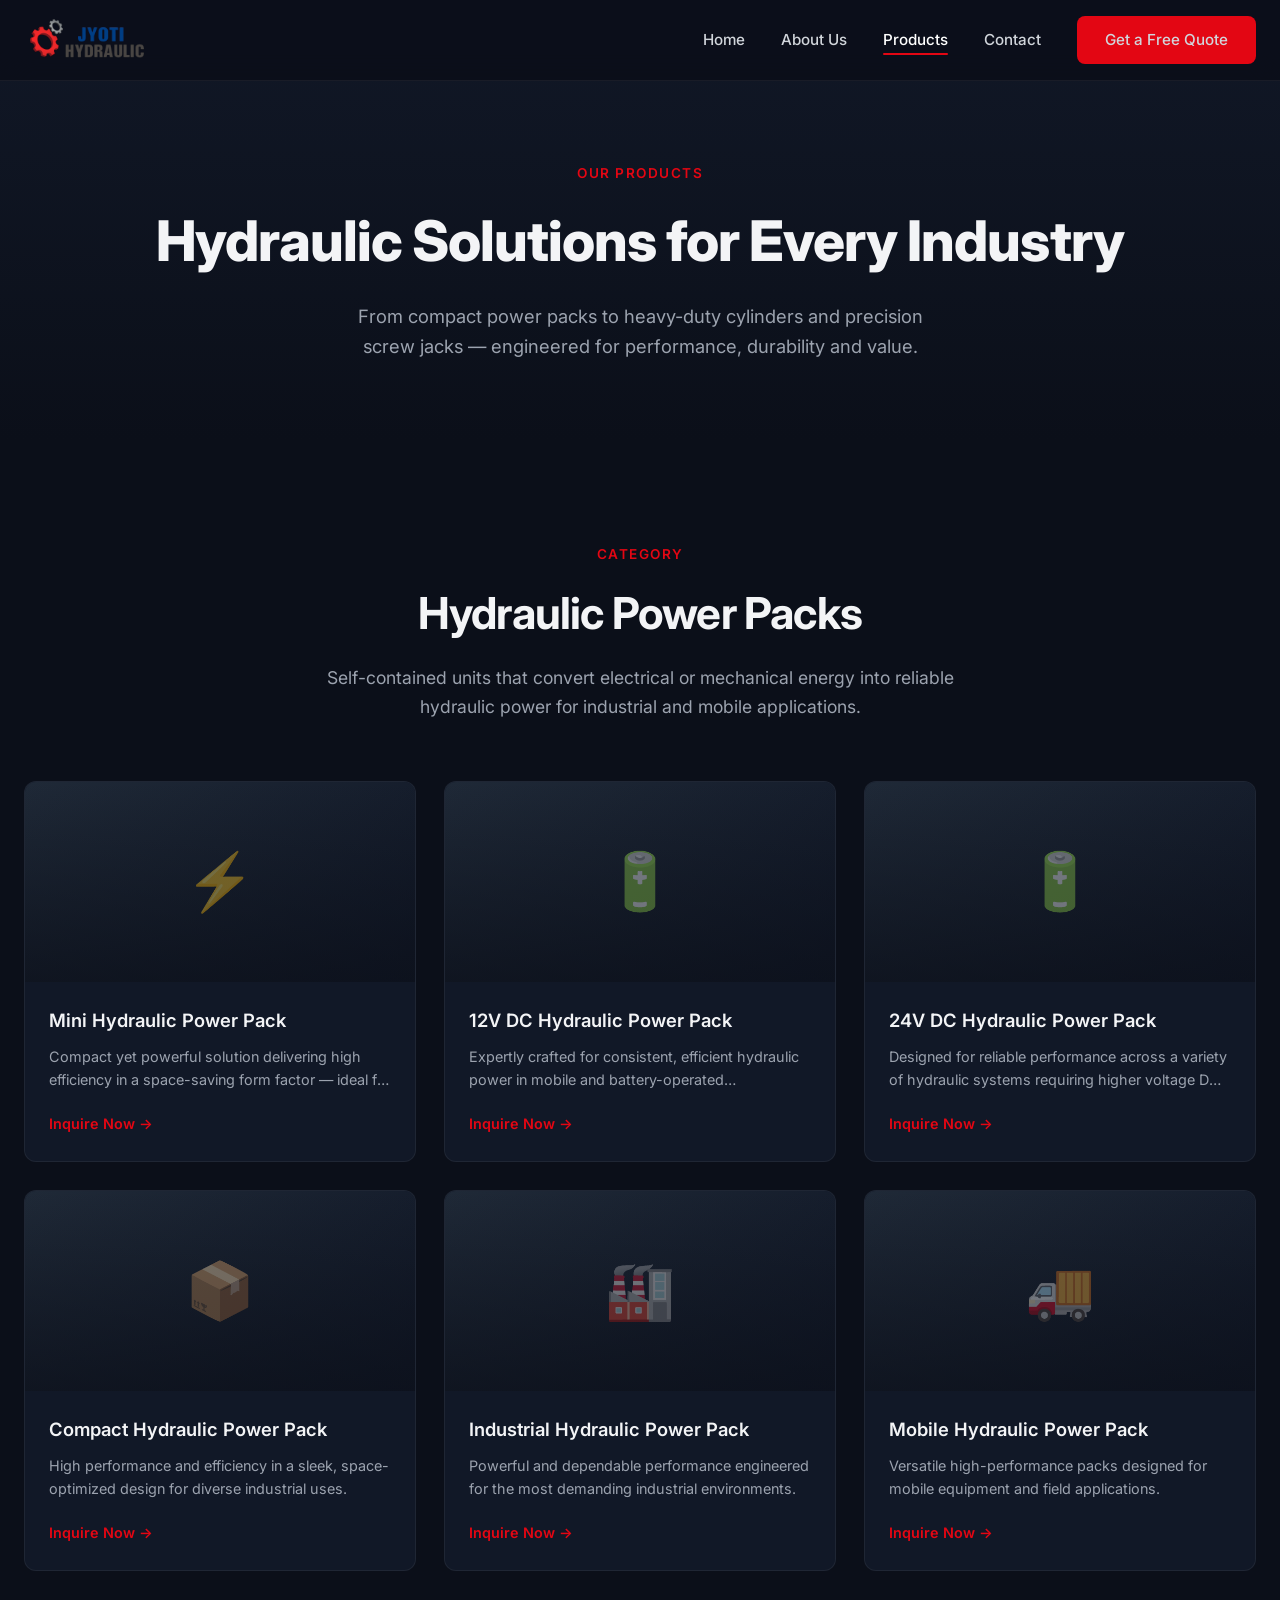
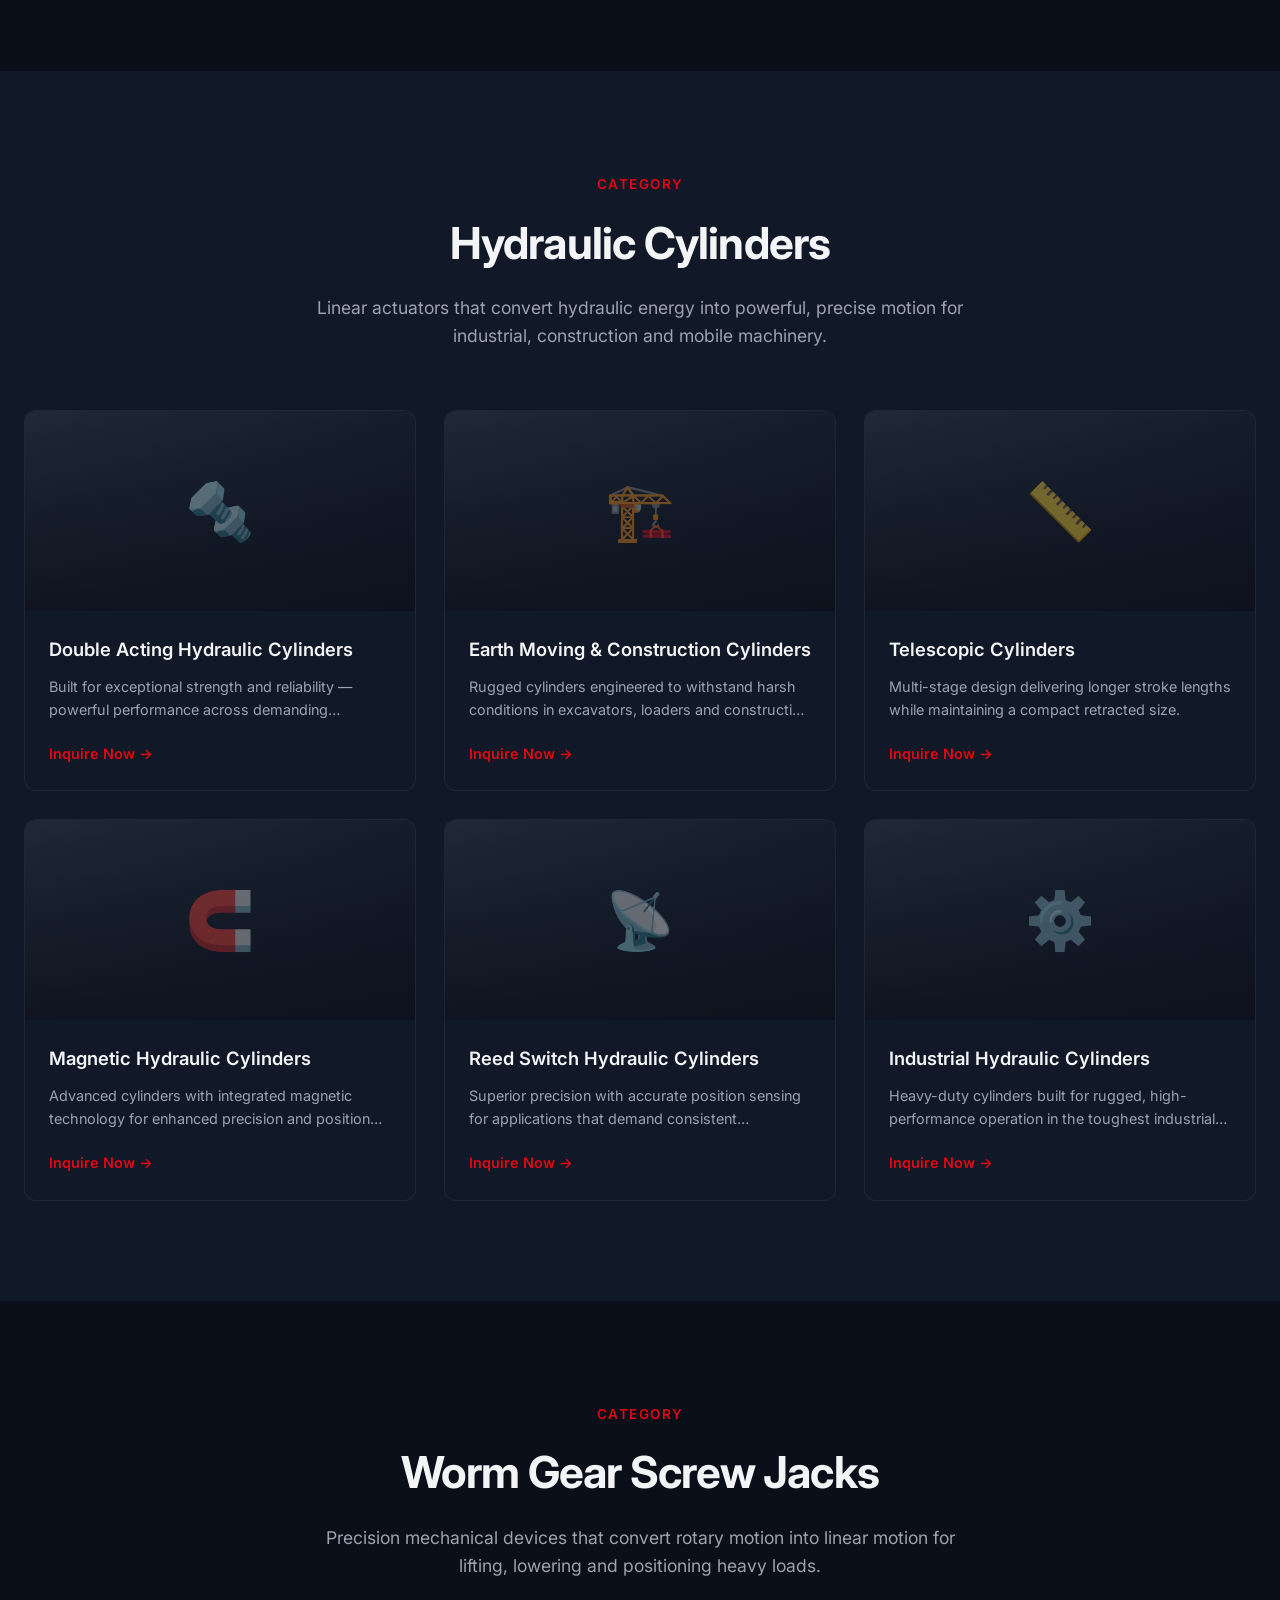
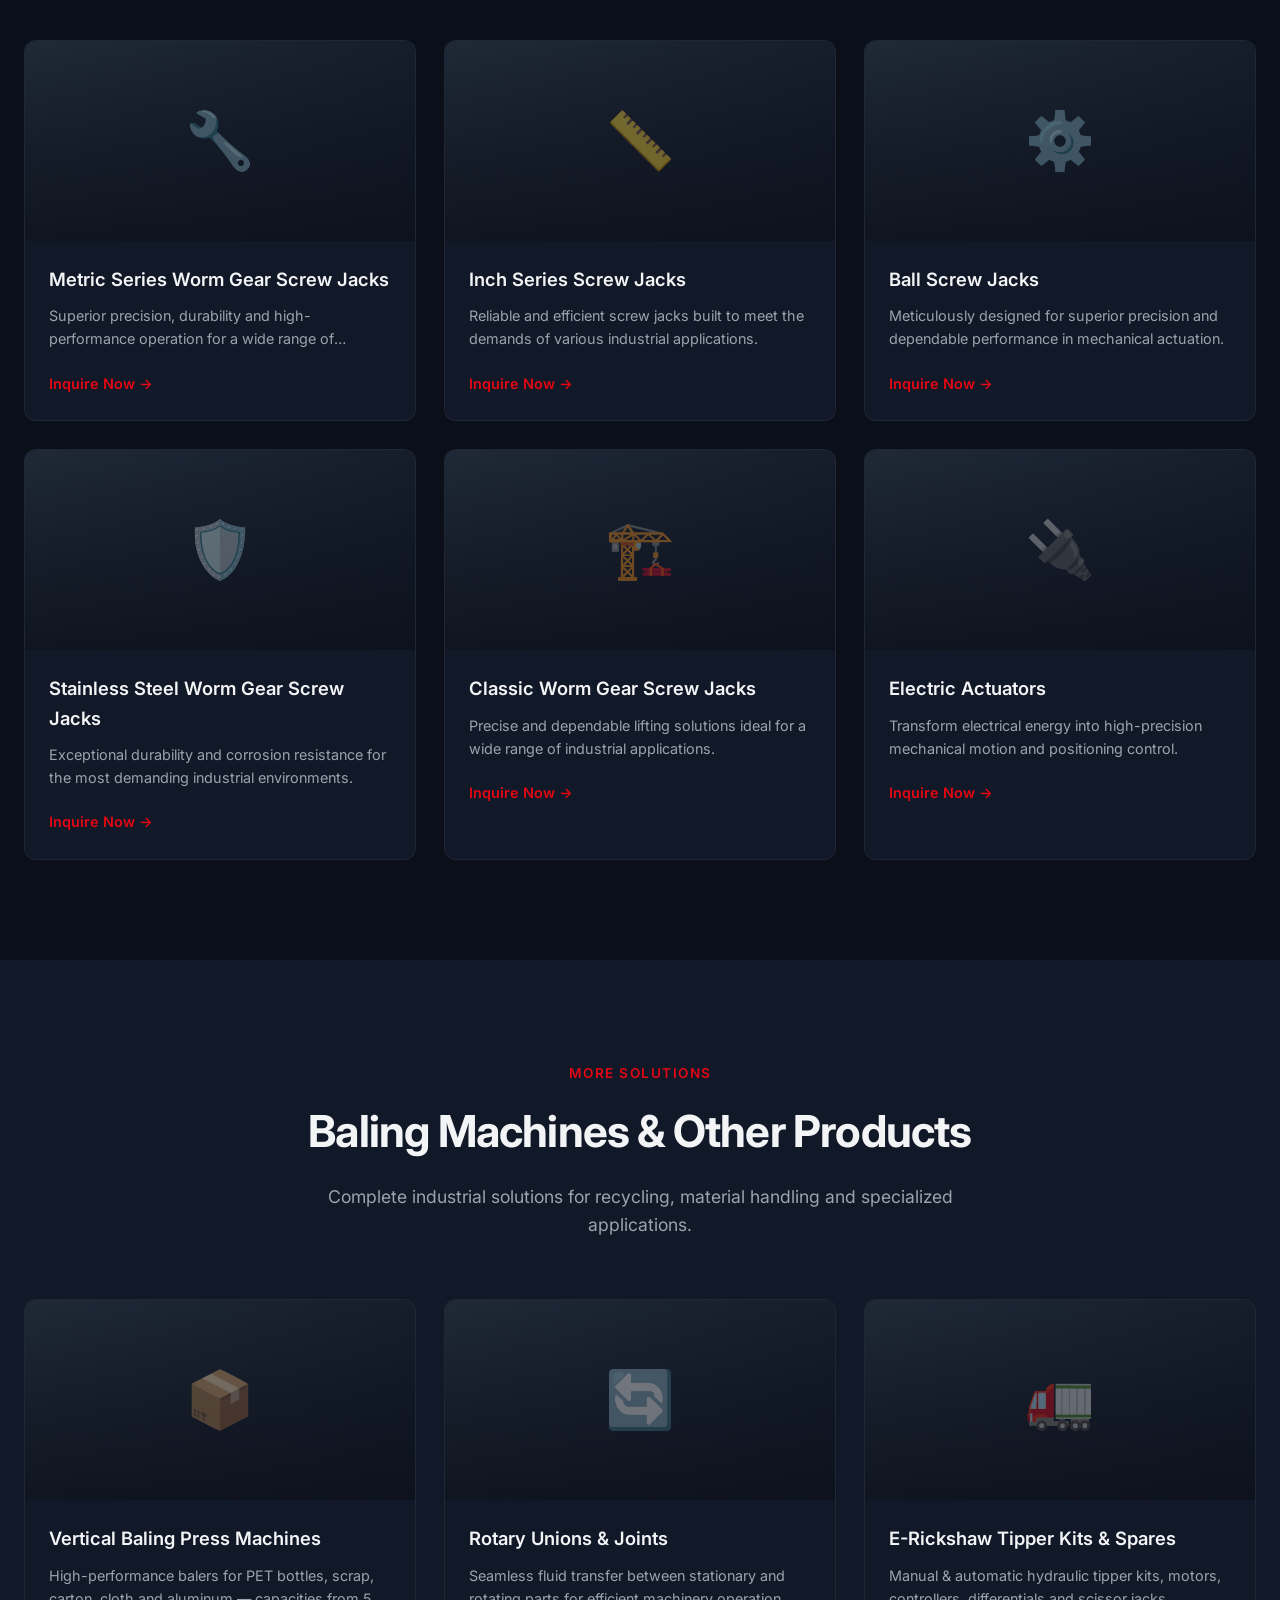
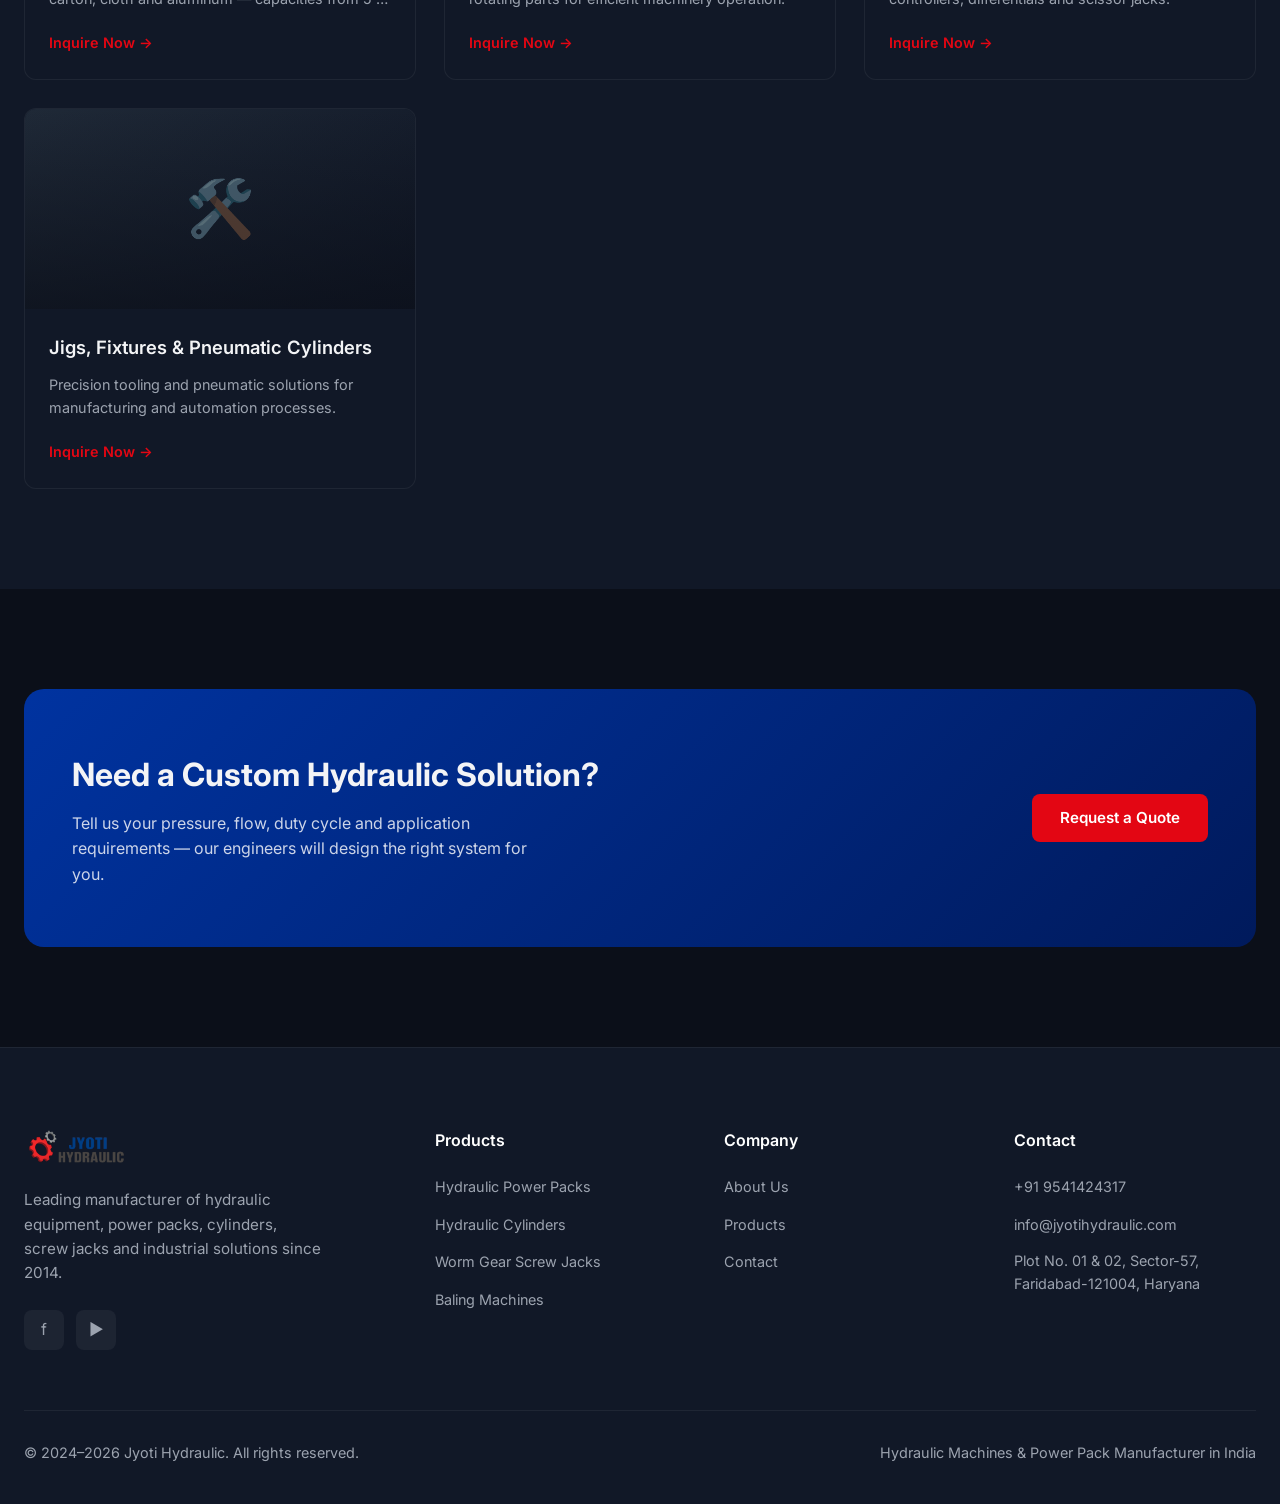
<file: products.html>
<!DOCTYPE html>
<html lang="en">
<head>
  <meta charset="UTF-8">
  <meta name="viewport" content="width=device-width, initial-scale=1.0">
  <title>Products | Jyoti Hydraulic – Hydraulic Power Packs, Cylinders & More</title>
  <meta name="description" content="Explore Jyoti Hydraulic’s full range: Hydraulic Power Packs, Cylinders, Worm Gear Screw Jacks, Baling Machines, Rotary Unions and E-Rickshaw solutions.">
  <link rel="preconnect" href="https://fonts.googleapis.com">
  <link rel="preconnect" href="https://fonts.gstatic.com" crossorigin>
  <link href="https://fonts.googleapis.com/css2?family=Inter:wght@400;500;600;700;800&display=swap" rel="stylesheet">
  <link rel="stylesheet" href="styles.css">
</head>
<body>

  <header class="header" id="header">
    <div class="container">
      <nav class="nav">
        <a href="index.html" class="logo">
          <img src="logo.png" alt="Jyoti Hydraulic Logo">
        </a>
        <ul class="nav-links">
          <li><a href="index.html">Home</a></li>
          <li><a href="about.html">About Us</a></li>
          <li><a href="products.html" class="active">Products</a></li>
          <li><a href="contact.html">Contact</a></li>
          <li><a href="contact.html" class="btn btn-primary">Get a Free Quote</a></li>
        </ul>
        <button class="mobile-toggle" aria-label="Menu">☰</button>
      </nav>
    </div>
  </header>

  <section class="page-hero">
    <div class="container">
      <span class="section-label">Our Products</span>
      <h1>Hydraulic Solutions for Every Industry</h1>
      <p>From compact power packs to heavy-duty cylinders and precision screw jacks — engineered for performance, durability and value.</p>
    </div>
  </section>

  <!-- Power Packs -->
  <section class="section" id="power-packs">
    <div class="container">
      <div class="section-header">
        <span class="section-label">Category</span>
        <h2>Hydraulic Power Packs</h2>
        <p>Self-contained units that convert electrical or mechanical energy into reliable hydraulic power for industrial and mobile applications.</p>
      </div>
      <div class="products-grid">
        <div class="product-card">
          <div class="product-img"><span>⚡</span></div>
          <div class="product-body">
            <h3>Mini Hydraulic Power Pack</h3>
            <p>Compact yet powerful solution delivering high efficiency in a space-saving form factor — ideal for small machines and lifting platforms.</p>
            <a href="contact.html" class="product-link">Inquire Now →</a>
          </div>
        </div>
        <div class="product-card">
          <div class="product-img"><span>🔋</span></div>
          <div class="product-body">
            <h3>12V DC Hydraulic Power Pack</h3>
            <p>Expertly crafted for consistent, efficient hydraulic power in mobile and battery-operated applications.</p>
            <a href="contact.html" class="product-link">Inquire Now →</a>
          </div>
        </div>
        <div class="product-card">
          <div class="product-img"><span>🔋</span></div>
          <div class="product-body">
            <h3>24V DC Hydraulic Power Pack</h3>
            <p>Designed for reliable performance across a variety of hydraulic systems requiring higher voltage DC power.</p>
            <a href="contact.html" class="product-link">Inquire Now →</a>
          </div>
        </div>
        <div class="product-card">
          <div class="product-img"><span>📦</span></div>
          <div class="product-body">
            <h3>Compact Hydraulic Power Pack</h3>
            <p>High performance and efficiency in a sleek, space-optimized design for diverse industrial uses.</p>
            <a href="contact.html" class="product-link">Inquire Now →</a>
          </div>
        </div>
        <div class="product-card">
          <div class="product-img"><span>🏭</span></div>
          <div class="product-body">
            <h3>Industrial Hydraulic Power Pack</h3>
            <p>Powerful and dependable performance engineered for the most demanding industrial environments.</p>
            <a href="contact.html" class="product-link">Inquire Now →</a>
          </div>
        </div>
        <div class="product-card">
          <div class="product-img"><span>🚚</span></div>
          <div class="product-body">
            <h3>Mobile Hydraulic Power Pack</h3>
            <p>Versatile high-performance packs designed for mobile equipment and field applications.</p>
            <a href="contact.html" class="product-link">Inquire Now →</a>
          </div>
        </div>
      </div>
    </div>
  </section>

  <!-- Cylinders -->
  <section class="section" id="cylinders" style="background: var(--dark-2);">
    <div class="container">
      <div class="section-header">
        <span class="section-label">Category</span>
        <h2>Hydraulic Cylinders</h2>
        <p>Linear actuators that convert hydraulic energy into powerful, precise motion for industrial, construction and mobile machinery.</p>
      </div>
      <div class="products-grid">
        <div class="product-card">
          <div class="product-img"><span>🔩</span></div>
          <div class="product-body">
            <h3>Double Acting Hydraulic Cylinders</h3>
            <p>Built for exceptional strength and reliability — powerful performance across demanding applications.</p>
            <a href="contact.html" class="product-link">Inquire Now →</a>
          </div>
        </div>
        <div class="product-card">
          <div class="product-img"><span>🏗️</span></div>
          <div class="product-body">
            <h3>Earth Moving & Construction Cylinders</h3>
            <p>Rugged cylinders engineered to withstand harsh conditions in excavators, loaders and construction equipment.</p>
            <a href="contact.html" class="product-link">Inquire Now →</a>
          </div>
        </div>
        <div class="product-card">
          <div class="product-img"><span>📏</span></div>
          <div class="product-body">
            <h3>Telescopic Cylinders</h3>
            <p>Multi-stage design delivering longer stroke lengths while maintaining a compact retracted size.</p>
            <a href="contact.html" class="product-link">Inquire Now →</a>
          </div>
        </div>
        <div class="product-card">
          <div class="product-img"><span>🧲</span></div>
          <div class="product-body">
            <h3>Magnetic Hydraulic Cylinders</h3>
            <p>Advanced cylinders with integrated magnetic technology for enhanced precision and position sensing.</p>
            <a href="contact.html" class="product-link">Inquire Now →</a>
          </div>
        </div>
        <div class="product-card">
          <div class="product-img"><span>📡</span></div>
          <div class="product-body">
            <h3>Reed Switch Hydraulic Cylinders</h3>
            <p>Superior precision with accurate position sensing for applications that demand consistent performance.</p>
            <a href="contact.html" class="product-link">Inquire Now →</a>
          </div>
        </div>
        <div class="product-card">
          <div class="product-img"><span>⚙️</span></div>
          <div class="product-body">
            <h3>Industrial Hydraulic Cylinders</h3>
            <p>Heavy-duty cylinders built for rugged, high-performance operation in the toughest industrial environments.</p>
            <a href="contact.html" class="product-link">Inquire Now →</a>
          </div>
        </div>
      </div>
    </div>
  </section>

  <!-- Screw Jacks -->
  <section class="section" id="screw-jacks">
    <div class="container">
      <div class="section-header">
        <span class="section-label">Category</span>
        <h2>Worm Gear Screw Jacks</h2>
        <p>Precision mechanical devices that convert rotary motion into linear motion for lifting, lowering and positioning heavy loads.</p>
      </div>
      <div class="products-grid">
        <div class="product-card">
          <div class="product-img"><span>🔧</span></div>
          <div class="product-body">
            <h3>Metric Series Worm Gear Screw Jacks</h3>
            <p>Superior precision, durability and high-performance operation for a wide range of industrial applications.</p>
            <a href="contact.html" class="product-link">Inquire Now →</a>
          </div>
        </div>
        <div class="product-card">
          <div class="product-img"><span>📏</span></div>
          <div class="product-body">
            <h3>Inch Series Screw Jacks</h3>
            <p>Reliable and efficient screw jacks built to meet the demands of various industrial applications.</p>
            <a href="contact.html" class="product-link">Inquire Now →</a>
          </div>
        </div>
        <div class="product-card">
          <div class="product-img"><span>⚙️</span></div>
          <div class="product-body">
            <h3>Ball Screw Jacks</h3>
            <p>Meticulously designed for superior precision and dependable performance in mechanical actuation.</p>
            <a href="contact.html" class="product-link">Inquire Now →</a>
          </div>
        </div>
        <div class="product-card">
          <div class="product-img"><span>🛡️</span></div>
          <div class="product-body">
            <h3>Stainless Steel Worm Gear Screw Jacks</h3>
            <p>Exceptional durability and corrosion resistance for the most demanding industrial environments.</p>
            <a href="contact.html" class="product-link">Inquire Now →</a>
          </div>
        </div>
        <div class="product-card">
          <div class="product-img"><span>🏗️</span></div>
          <div class="product-body">
            <h3>Classic Worm Gear Screw Jacks</h3>
            <p>Precise and dependable lifting solutions ideal for a wide range of industrial applications.</p>
            <a href="contact.html" class="product-link">Inquire Now →</a>
          </div>
        </div>
        <div class="product-card">
          <div class="product-img"><span>🔌</span></div>
          <div class="product-body">
            <h3>Electric Actuators</h3>
            <p>Transform electrical energy into high-precision mechanical motion and positioning control.</p>
            <a href="contact.html" class="product-link">Inquire Now →</a>
          </div>
        </div>
      </div>
    </div>
  </section>

  <!-- Baling & Others -->
  <section class="section" id="baling" style="background: var(--dark-2);">
    <div class="container">
      <div class="section-header">
        <span class="section-label">More Solutions</span>
        <h2>Baling Machines & Other Products</h2>
        <p>Complete industrial solutions for recycling, material handling and specialized applications.</p>
      </div>
      <div class="products-grid">
        <div class="product-card">
          <div class="product-img"><span>📦</span></div>
          <div class="product-body">
            <h3>Vertical Baling Press Machines</h3>
            <p>High-performance balers for PET bottles, scrap, carton, cloth and aluminum — capacities from 5 to 50+ ton.</p>
            <a href="contact.html" class="product-link">Inquire Now →</a>
          </div>
        </div>
        <div class="product-card">
          <div class="product-img"><span>🔄</span></div>
          <div class="product-body">
            <h3>Rotary Unions & Joints</h3>
            <p>Seamless fluid transfer between stationary and rotating parts for efficient machinery operation.</p>
            <a href="contact.html" class="product-link">Inquire Now →</a>
          </div>
        </div>
        <div class="product-card">
          <div class="product-img"><span>🚛</span></div>
          <div class="product-body">
            <h3>E-Rickshaw Tipper Kits & Spares</h3>
            <p>Manual & automatic hydraulic tipper kits, motors, controllers, differentials and scissor jacks.</p>
            <a href="contact.html" class="product-link">Inquire Now →</a>
          </div>
        </div>
        <div class="product-card">
          <div class="product-img"><span>🛠️</span></div>
          <div class="product-body">
            <h3>Jigs, Fixtures & Pneumatic Cylinders</h3>
            <p>Precision tooling and pneumatic solutions for manufacturing and automation processes.</p>
            <a href="contact.html" class="product-link">Inquire Now →</a>
          </div>
        </div>
      </div>
    </div>
  </section>

  <!-- CTA -->
  <section class="section">
    <div class="container">
      <div class="cta-banner">
        <div>
          <h2>Need a Custom Hydraulic Solution?</h2>
          <p>Tell us your pressure, flow, duty cycle and application requirements — our engineers will design the right system for you.</p>
        </div>
        <a href="contact.html" class="btn btn-primary">Request a Quote</a>
      </div>
    </div>
  </section>

  <footer class="footer">
    <div class="container">
      <div class="footer-grid">
        <div class="footer-brand">
          <a href="index.html" class="logo">
            <img src="logo.png" alt="Jyoti Hydraulic" style="height:40px;">
          </a>
          <p>Leading manufacturer of hydraulic equipment, power packs, cylinders, screw jacks and industrial solutions since 2014.</p>
          <div class="social-links">
            <a href="https://www.facebook.com/p/Jyoti-Hydraulic-100092628810438/" target="_blank" rel="noopener">f</a>
            <a href="https://www.youtube.com/@jyotihydraulic" target="_blank" rel="noopener">▶</a>
          </div>
        </div>
        <div class="footer-col">
          <h4>Products</h4>
          <ul>
            <li><a href="#power-packs">Hydraulic Power Packs</a></li>
            <li><a href="#cylinders">Hydraulic Cylinders</a></li>
            <li><a href="#screw-jacks">Worm Gear Screw Jacks</a></li>
            <li><a href="#baling">Baling Machines</a></li>
          </ul>
        </div>
        <div class="footer-col">
          <h4>Company</h4>
          <ul>
            <li><a href="about.html">About Us</a></li>
            <li><a href="products.html">Products</a></li>
            <li><a href="contact.html">Contact</a></li>
          </ul>
        </div>
        <div class="footer-col">
          <h4>Contact</h4>
          <ul>
            <li><a href="tel:+919541424317">+91 9541424317</a></li>
            <li><a href="mailto:info@jyotihydraulic.com">info@jyotihydraulic.com</a></li>
            <li style="color:var(--gray);font-size:0.9rem;">Plot No. 01 & 02, Sector-57,<br>Faridabad-121004, Haryana</li>
          </ul>
        </div>
      </div>
      <div class="footer-bottom">
        <p>© 2024–2026 Jyoti Hydraulic. All rights reserved.</p>
        <p>Hydraulic Machines & Power Pack Manufacturer in India</p>
      </div>
    </div>
  </footer>

  <script>
    window.addEventListener('scroll', () => {
      document.getElementById('header').classList.toggle('scrolled', window.scrollY > 40);
    });
  </script>
</body>
</html>
</file>
<file: styles.css>
/* ============================================
   JYOTI HYDRAULIC - Modern Redesign
   Theme: Dark industrial + Logo colors
   Red: #E30613 | Blue: #0033A0 | Dark: #0B0F19
   ============================================ */

:root {
  --red: #E30613;
  --red-dark: #B91C1C;
  --blue: #0033A0;
  --blue-light: #1E40AF;
  --dark: #0B0F19;
  --dark-2: #111827;
  --dark-3: #1F2937;
  --gray: #9CA3AF;
  --gray-light: #D1D5DB;
  --white: #FFFFFF;
  --text: #F3F4F6;
  --radius: 12px;
  --shadow: 0 10px 40px rgba(0,0,0,0.35);
  --transition: all 0.3s cubic-bezier(0.4, 0, 0.2, 1);
}

* {
  margin: 0;
  padding: 0;
  box-sizing: border-box;
}

html {
  scroll-behavior: smooth;
}

body {
  font-family: 'Inter', -apple-system, BlinkMacSystemFont, 'Segoe UI', Roboto, sans-serif;
  background: var(--dark);
  color: var(--text);
  line-height: 1.6;
  overflow-x: hidden;
}

img {
  max-width: 100%;
  height: auto;
  display: block;
}

a {
  text-decoration: none;
  color: inherit;
  transition: var(--transition);
}

ul {
  list-style: none;
}

.container {
  width: 100%;
  max-width: 1280px;
  margin: 0 auto;
  padding: 0 24px;
}

/* ========== HEADER ========== */
.header {
  position: fixed;
  top: 0;
  left: 0;
  width: 100%;
  z-index: 1000;
  background: rgba(11, 15, 25, 0.92);
  backdrop-filter: blur(16px);
  border-bottom: 1px solid rgba(255,255,255,0.06);
  transition: var(--transition);
}

.header.scrolled {
  box-shadow: 0 4px 30px rgba(0,0,0,0.4);
}

.nav {
  display: flex;
  align-items: center;
  justify-content: space-between;
  height: 80px;
}

.logo {
  display: flex;
  align-items: center;
  gap: 12px;
}

.logo img {
  height: 48px;
  width: auto;
}

.logo-text {
  font-size: 1.35rem;
  font-weight: 700;
  letter-spacing: -0.5px;
}

.logo-text span {
  color: var(--red);
}

.nav-links {
  display: flex;
  align-items: center;
  gap: 36px;
}

.nav-links a {
  font-size: 0.95rem;
  font-weight: 500;
  color: var(--gray-light);
  position: relative;
}

.nav-links a:hover,
.nav-links a.active {
  color: var(--white);
}

.nav-links a.active::after,
.nav-links a:hover::after {
  content: '';
  position: absolute;
  bottom: -6px;
  left: 0;
  width: 100%;
  height: 2px;
  background: var(--red);
  border-radius: 2px;
}

.btn {
  display: inline-flex;
  align-items: center;
  justify-content: center;
  gap: 8px;
  padding: 12px 28px;
  font-size: 0.95rem;
  font-weight: 600;
  border-radius: 8px;
  border: none;
  cursor: pointer;
  transition: var(--transition);
}

.btn-primary {
  background: var(--red);
  color: var(--white);
}

.btn-primary:hover {
  background: var(--red-dark);
  transform: translateY(-2px);
  box-shadow: 0 8px 25px rgba(227, 6, 19, 0.35);
}

.btn-outline {
  background: transparent;
  color: var(--white);
  border: 1.5px solid rgba(255,255,255,0.25);
}

.btn-outline:hover {
  border-color: var(--white);
  background: rgba(255,255,255,0.05);
}

.btn-blue {
  background: var(--blue);
  color: var(--white);
}

.btn-blue:hover {
  background: var(--blue-light);
  transform: translateY(-2px);
}

.mobile-toggle {
  display: none;
  background: none;
  border: none;
  color: var(--white);
  font-size: 1.5rem;
  cursor: pointer;
}

/* ========== HERO ========== */
.hero {
  position: relative;
  min-height: 100vh;
  display: flex;
  align-items: center;
  padding: 120px 0 80px;
  overflow: hidden;
}

.hero::before {
  content: '';
  position: absolute;
  inset: 0;
  background: linear-gradient(135deg, rgba(11,15,25,0.85) 0%, rgba(11,15,25,0.6) 50%, rgba(227,6,19,0.15) 100%);
  z-index: 1;
}

.hero-bg {
  position: absolute;
  inset: 0;
  background: var(--dark-2);
  z-index: 0;
}

.hero-content {
  position: relative;
  z-index: 2;
  max-width: 680px;
}

.hero-badge {
  display: inline-flex;
  align-items: center;
  gap: 8px;
  padding: 6px 16px;
  background: rgba(227, 6, 19, 0.15);
  border: 1px solid rgba(227, 6, 19, 0.3);
  border-radius: 50px;
  font-size: 0.85rem;
  font-weight: 500;
  color: #FCA5A5;
  margin-bottom: 24px;
}

.hero h1 {
  font-size: clamp(2.8rem, 6vw, 4.2rem);
  font-weight: 800;
  line-height: 1.1;
  letter-spacing: -1.5px;
  margin-bottom: 24px;
}

.hero h1 .highlight {
  color: var(--red);
}

.hero p {
  font-size: 1.15rem;
  color: var(--gray);
  margin-bottom: 36px;
  max-width: 540px;
}

.hero-actions {
  display: flex;
  flex-wrap: wrap;
  gap: 16px;
  margin-bottom: 56px;
}

.hero-stats {
  display: flex;
  gap: 48px;
  flex-wrap: wrap;
}

.stat-item h3 {
  font-size: 2rem;
  font-weight: 700;
  color: var(--white);
  margin-bottom: 4px;
}

.stat-item p {
  font-size: 0.9rem;
  color: var(--gray);
  margin: 0;
}

/* ========== SECTION COMMON ========== */
.section {
  padding: 100px 0;
}

.section-header {
  text-align: center;
  max-width: 680px;
  margin: 0 auto 60px;
}

.section-label {
  display: inline-block;
  font-size: 0.85rem;
  font-weight: 600;
  text-transform: uppercase;
  letter-spacing: 1.5px;
  color: var(--red);
  margin-bottom: 12px;
}

.section-header h2 {
  font-size: clamp(2rem, 4vw, 2.75rem);
  font-weight: 700;
  letter-spacing: -0.8px;
  margin-bottom: 16px;
}

.section-header p {
  color: var(--gray);
  font-size: 1.1rem;
}

/* ========== FEATURES ========== */
.features-grid {
  display: grid;
  grid-template-columns: repeat(3, 1fr);
  gap: 28px;
}

.feature-card {
  background: var(--dark-2);
  border: 1px solid rgba(255,255,255,0.06);
  border-radius: var(--radius);
  padding: 36px 28px;
  transition: var(--transition);
}

.feature-card:hover {
  border-color: rgba(227, 6, 19, 0.4);
  transform: translateY(-6px);
  box-shadow: var(--shadow);
}

.feature-icon {
  width: 56px;
  height: 56px;
  display: flex;
  align-items: center;
  justify-content: center;
  background: rgba(227, 6, 19, 0.12);
  border-radius: 12px;
  margin-bottom: 20px;
  font-size: 1.5rem;
  color: var(--red);
}

.feature-card h3 {
  font-size: 1.25rem;
  font-weight: 600;
  margin-bottom: 12px;
}

.feature-card p {
  color: var(--gray);
  font-size: 0.95rem;
}

/* ========== PRODUCTS ========== */
.products-grid {
  display: grid;
  grid-template-columns: repeat(auto-fill, minmax(300px, 1fr));
  gap: 28px;
}

.product-card {
  background: var(--dark-2);
  border: 1px solid rgba(255,255,255,0.06);
  border-radius: var(--radius);
  overflow: hidden;
  transition: var(--transition);
}

.product-card:hover {
  border-color: rgba(227, 6, 19, 0.35);
  transform: translateY(-6px);
  box-shadow: var(--shadow);
}

.product-img {
  height: 200px;
  background: linear-gradient(135deg, var(--dark-3), var(--dark-2));
  display: flex;
  align-items: center;
  justify-content: center;
  position: relative;
  overflow: hidden;
}

.product-img::after {
  content: '';
  position: absolute;
  inset: 0;
  background: linear-gradient(to top, rgba(11,15,25,0.7), transparent);
}

.product-img span {
  font-size: 3.5rem;
  opacity: 0.4;
  z-index: 1;
}

.product-body {
  padding: 24px;
}

.product-body h3 {
  font-size: 1.15rem;
  font-weight: 600;
  margin-bottom: 10px;
}

.product-body p {
  color: var(--gray);
  font-size: 0.9rem;
  margin-bottom: 20px;
  display: -webkit-box;
  -webkit-line-clamp: 2;
  -webkit-box-orient: vertical;
  overflow: hidden;
}

.product-link {
  display: inline-flex;
  align-items: center;
  gap: 6px;
  font-size: 0.9rem;
  font-weight: 600;
  color: var(--red);
}

.product-link:hover {
  gap: 10px;
}

/* ========== WHY US ========== */
.why-grid {
  display: grid;
  grid-template-columns: 1fr 1fr;
  gap: 60px;
  align-items: center;
}

.why-content h2 {
  font-size: clamp(1.8rem, 3.5vw, 2.5rem);
  font-weight: 700;
  margin-bottom: 20px;
  letter-spacing: -0.5px;
}

.why-content p {
  color: var(--gray);
  margin-bottom: 28px;
}

.why-list {
  display: flex;
  flex-direction: column;
  gap: 16px;
}

.why-item {
  display: flex;
  align-items: flex-start;
  gap: 14px;
}

.why-item .check {
  width: 24px;
  height: 24px;
  min-width: 24px;
  background: rgba(227, 6, 19, 0.15);
  border-radius: 50%;
  display: flex;
  align-items: center;
  justify-content: center;
  color: var(--red);
  font-size: 0.75rem;
  margin-top: 2px;
}

.why-visual {
  background: var(--dark-2);
  border-radius: var(--radius);
  border: 1px solid rgba(255,255,255,0.06);
  padding: 40px;
  text-align: center;
}

.why-visual .big-stat {
  font-size: 4rem;
  font-weight: 800;
  color: var(--red);
  line-height: 1;
  margin-bottom: 8px;
}

.why-visual p {
  color: var(--gray);
}

/* ========== CTA BANNER ========== */
.cta-banner {
  background: linear-gradient(135deg, var(--blue) 0%, #001a5c 100%);
  border-radius: 20px;
  padding: 60px 48px;
  display: flex;
  align-items: center;
  justify-content: space-between;
  gap: 40px;
  flex-wrap: wrap;
}

.cta-banner h2 {
  font-size: 2rem;
  font-weight: 700;
  margin-bottom: 10px;
}

.cta-banner p {
  color: rgba(255,255,255,0.8);
  max-width: 480px;
}

/* ========== ABOUT PAGE ========== */
.page-hero {
  padding: 160px 0 80px;
  background: linear-gradient(180deg, var(--dark-2) 0%, var(--dark) 100%);
  text-align: center;
}

.page-hero h1 {
  font-size: clamp(2.4rem, 5vw, 3.5rem);
  font-weight: 800;
  letter-spacing: -1px;
  margin-bottom: 16px;
}

.page-hero p {
  color: var(--gray);
  font-size: 1.15rem;
  max-width: 600px;
  margin: 0 auto;
}

.about-grid {
  display: grid;
  grid-template-columns: 1fr 1fr;
  gap: 60px;
  align-items: start;
}

.about-text h2 {
  font-size: 1.8rem;
  margin-bottom: 20px;
}

.about-text p {
  color: var(--gray);
  margin-bottom: 16px;
}

.vision-mission {
  display: grid;
  grid-template-columns: 1fr 1fr;
  gap: 28px;
  margin-top: 60px;
}

.vm-card {
  background: var(--dark-2);
  border: 1px solid rgba(255,255,255,0.06);
  border-radius: var(--radius);
  padding: 36px;
}

.vm-card h3 {
  font-size: 1.3rem;
  margin-bottom: 14px;
  color: var(--red);
}

.vm-card p {
  color: var(--gray);
  font-size: 0.95rem;
}

/* ========== CONTACT ========== */
.contact-grid {
  display: grid;
  grid-template-columns: 1fr 1.2fr;
  gap: 48px;
}

.contact-info {
  display: flex;
  flex-direction: column;
  gap: 28px;
}

.info-card {
  background: var(--dark-2);
  border: 1px solid rgba(255,255,255,0.06);
  border-radius: var(--radius);
  padding: 28px;
  display: flex;
  gap: 18px;
  align-items: flex-start;
}

.info-icon {
  width: 48px;
  height: 48px;
  min-width: 48px;
  background: rgba(227, 6, 19, 0.12);
  border-radius: 10px;
  display: flex;
  align-items: center;
  justify-content: center;
  color: var(--red);
  font-size: 1.2rem;
}

.info-card h4 {
  font-size: 1.05rem;
  margin-bottom: 6px;
}

.info-card p,
.info-card a {
  color: var(--gray);
  font-size: 0.95rem;
}

.info-card a:hover {
  color: var(--red);
}

.contact-form {
  background: var(--dark-2);
  border: 1px solid rgba(255,255,255,0.06);
  border-radius: var(--radius);
  padding: 40px;
}

.contact-form h3 {
  font-size: 1.4rem;
  margin-bottom: 24px;
}

.form-group {
  margin-bottom: 20px;
}

.form-group label {
  display: block;
  font-size: 0.9rem;
  font-weight: 500;
  margin-bottom: 8px;
  color: var(--gray-light);
}

.form-group input,
.form-group textarea,
.form-group select {
  width: 100%;
  padding: 14px 16px;
  background: var(--dark);
  border: 1px solid rgba(255,255,255,0.1);
  border-radius: 8px;
  color: var(--white);
  font-size: 0.95rem;
  font-family: inherit;
  transition: var(--transition);
}

.form-group input:focus,
.form-group textarea:focus,
.form-group select:focus {
  outline: none;
  border-color: var(--red);
  box-shadow: 0 0 0 3px rgba(227, 6, 19, 0.15);
}

.form-group textarea {
  min-height: 140px;
  resize: vertical;
}

.form-row {
  display: grid;
  grid-template-columns: 1fr 1fr;
  gap: 16px;
}

/* ========== FOOTER ========== */
.footer {
  background: var(--dark-2);
  border-top: 1px solid rgba(255,255,255,0.06);
  padding: 80px 0 40px;
}

.footer-grid {
  display: grid;
  grid-template-columns: 1.5fr 1fr 1fr 1fr;
  gap: 48px;
  margin-bottom: 60px;
}

.footer-brand p {
  color: var(--gray);
  margin: 20px 0 24px;
  font-size: 0.95rem;
  max-width: 300px;
}

.social-links {
  display: flex;
  gap: 12px;
}

.social-links a {
  width: 40px;
  height: 40px;
  border-radius: 8px;
  background: rgba(255,255,255,0.05);
  display: flex;
  align-items: center;
  justify-content: center;
  color: var(--gray);
  transition: var(--transition);
}

.social-links a:hover {
  background: var(--red);
  color: var(--white);
}

.footer-col h4 {
  font-size: 1rem;
  font-weight: 600;
  margin-bottom: 20px;
  color: var(--white);
}

.footer-col ul {
  display: flex;
  flex-direction: column;
  gap: 12px;
}

.footer-col a {
  color: var(--gray);
  font-size: 0.9rem;
}

.footer-col a:hover {
  color: var(--red);
}

.footer-bottom {
  padding-top: 30px;
  border-top: 1px solid rgba(255,255,255,0.06);
  display: flex;
  justify-content: space-between;
  align-items: center;
  flex-wrap: wrap;
  gap: 16px;
  font-size: 0.9rem;
  color: var(--gray);
}

/* ========== RESPONSIVE ========== */
@media (max-width: 1024px) {
  .features-grid {
    grid-template-columns: 1fr 1fr;
  }
  .why-grid,
  .about-grid,
  .contact-grid {
    grid-template-columns: 1fr;
  }
  .footer-grid {
    grid-template-columns: 1fr 1fr;
  }
}

@media (max-width: 768px) {
  .nav-links {
    display: none;
  }
  .mobile-toggle {
    display: block;
  }
  .features-grid,
  .products-grid,
  .vision-mission {
    grid-template-columns: 1fr;
  }
  .hero-stats {
    gap: 28px;
  }
  .cta-banner {
    padding: 40px 28px;
    text-align: center;
    justify-content: center;
  }
  .form-row {
    grid-template-columns: 1fr;
  }
  .footer-grid {
    grid-template-columns: 1fr;
  }
  .section {
    padding: 70px 0;
  }
}

/* Utility */
.text-center { text-align: center; }
.mt-40 { margin-top: 40px; }
.mb-0 { margin-bottom: 0; }
</file>
